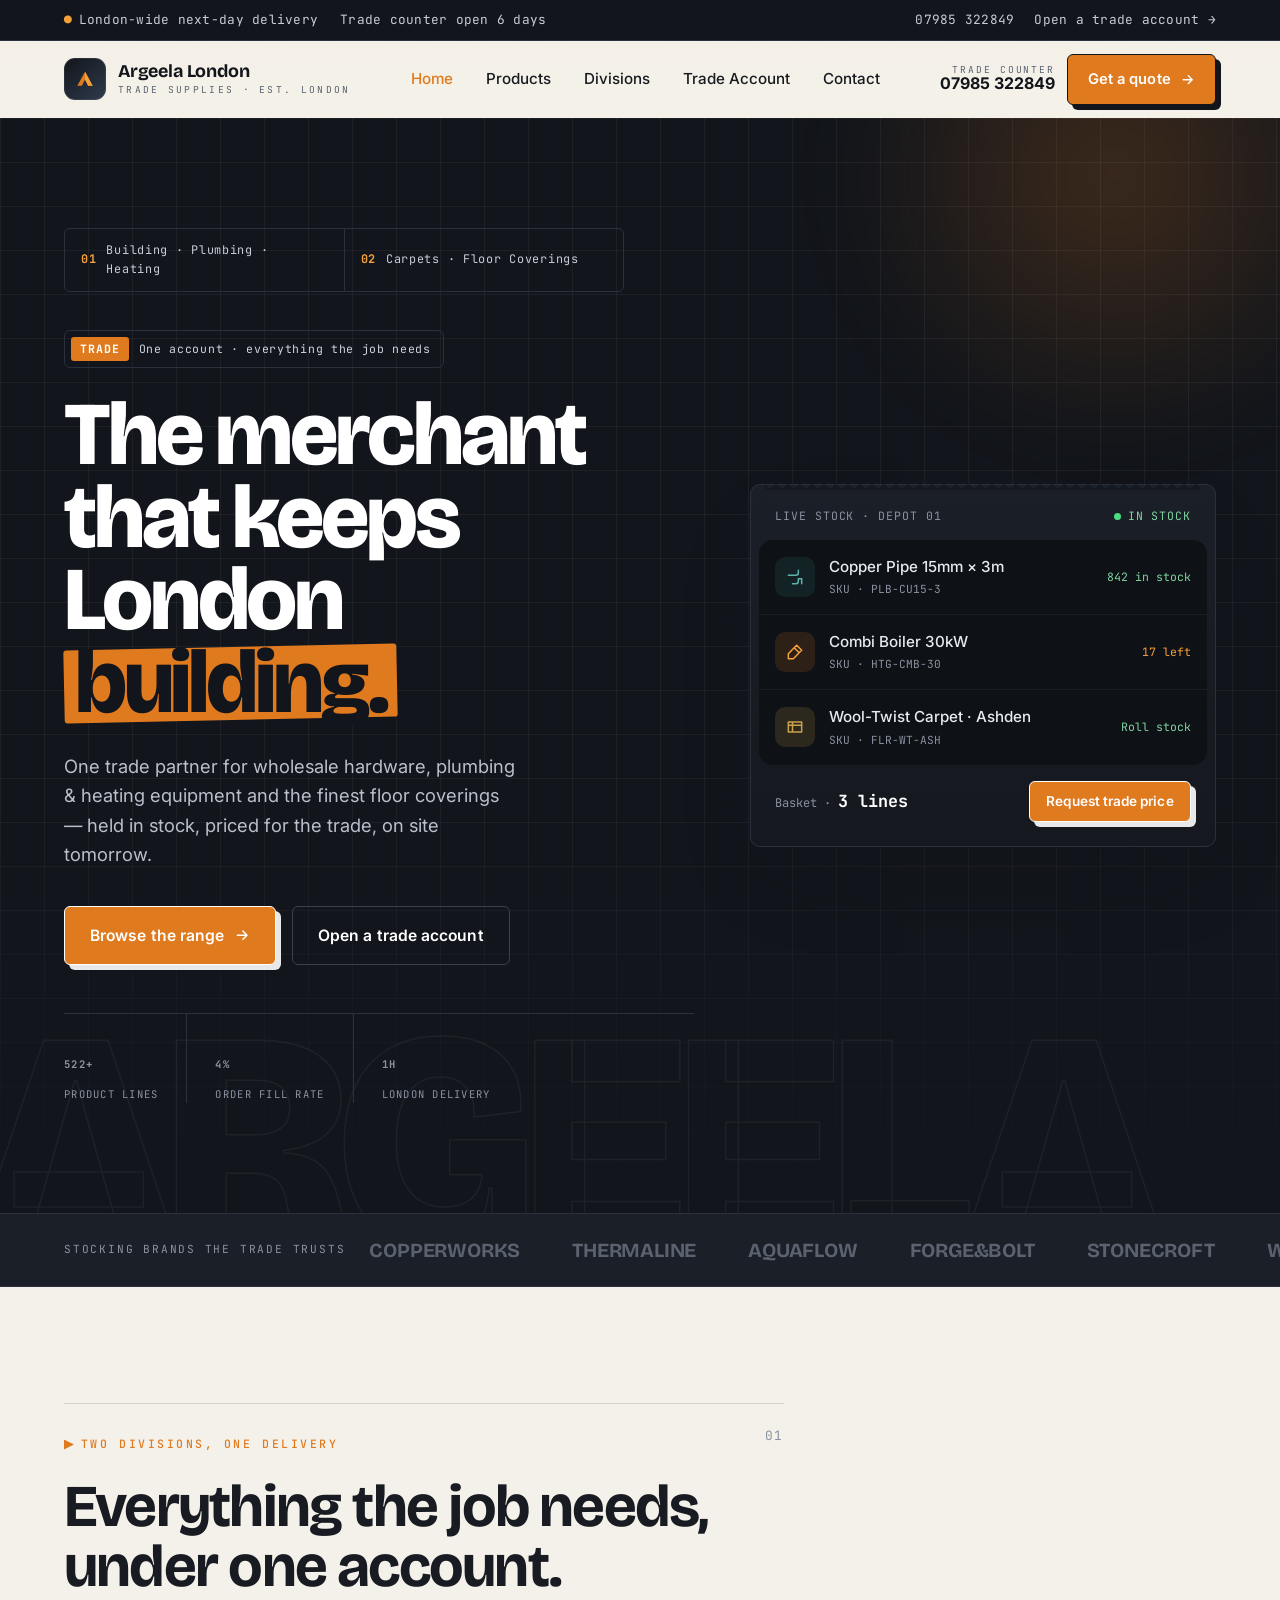
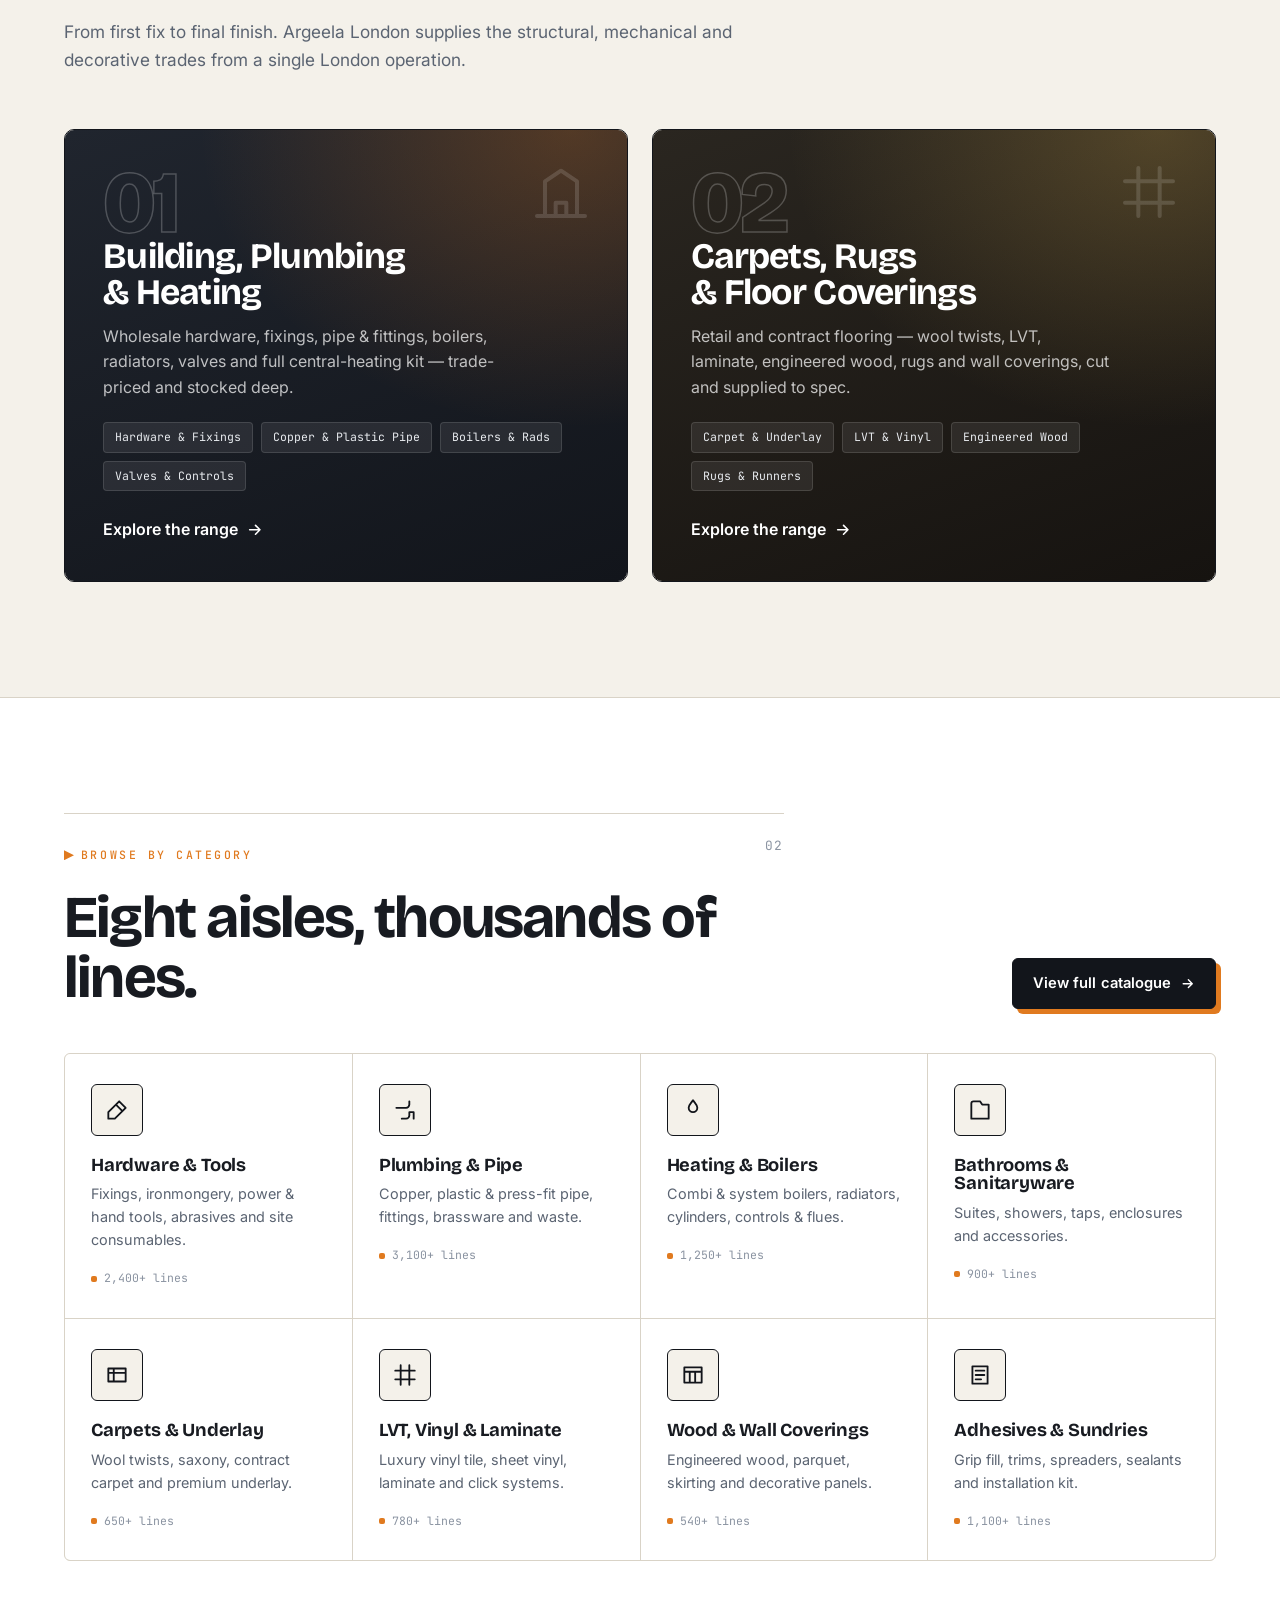
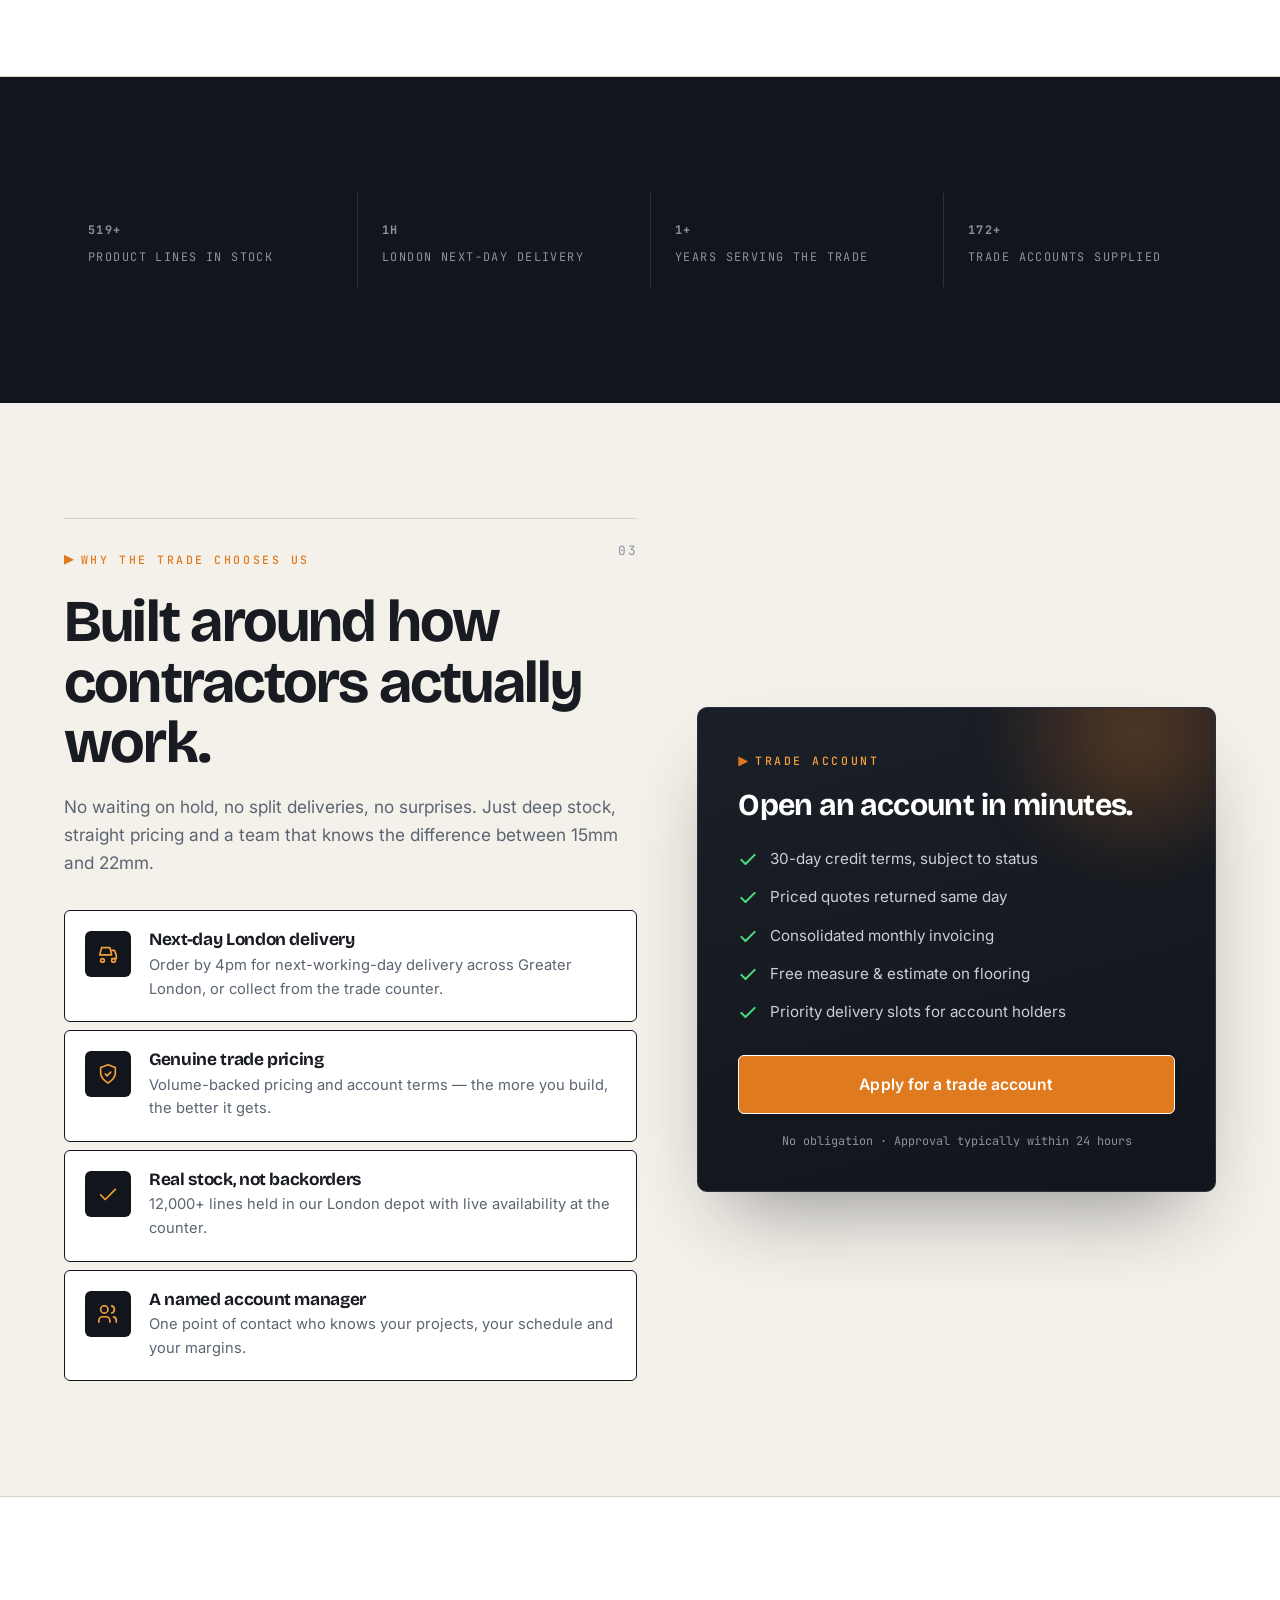
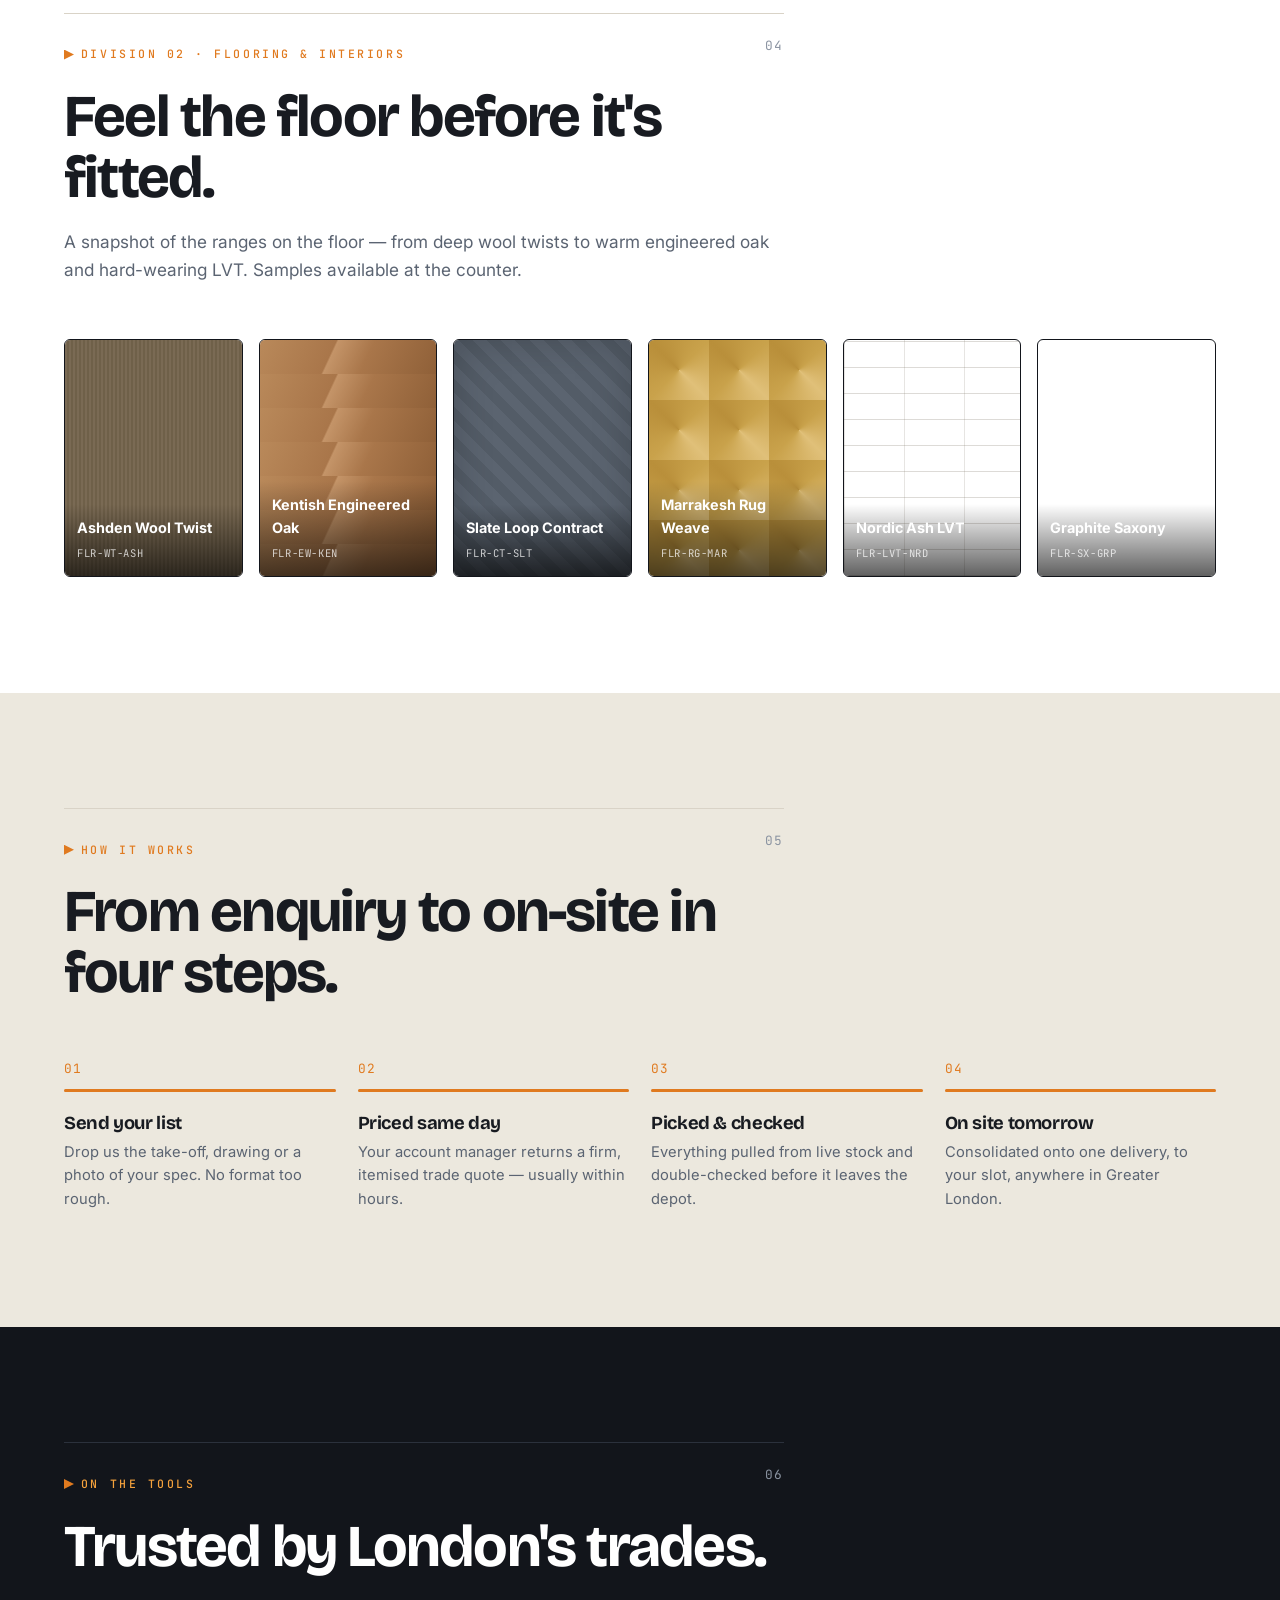
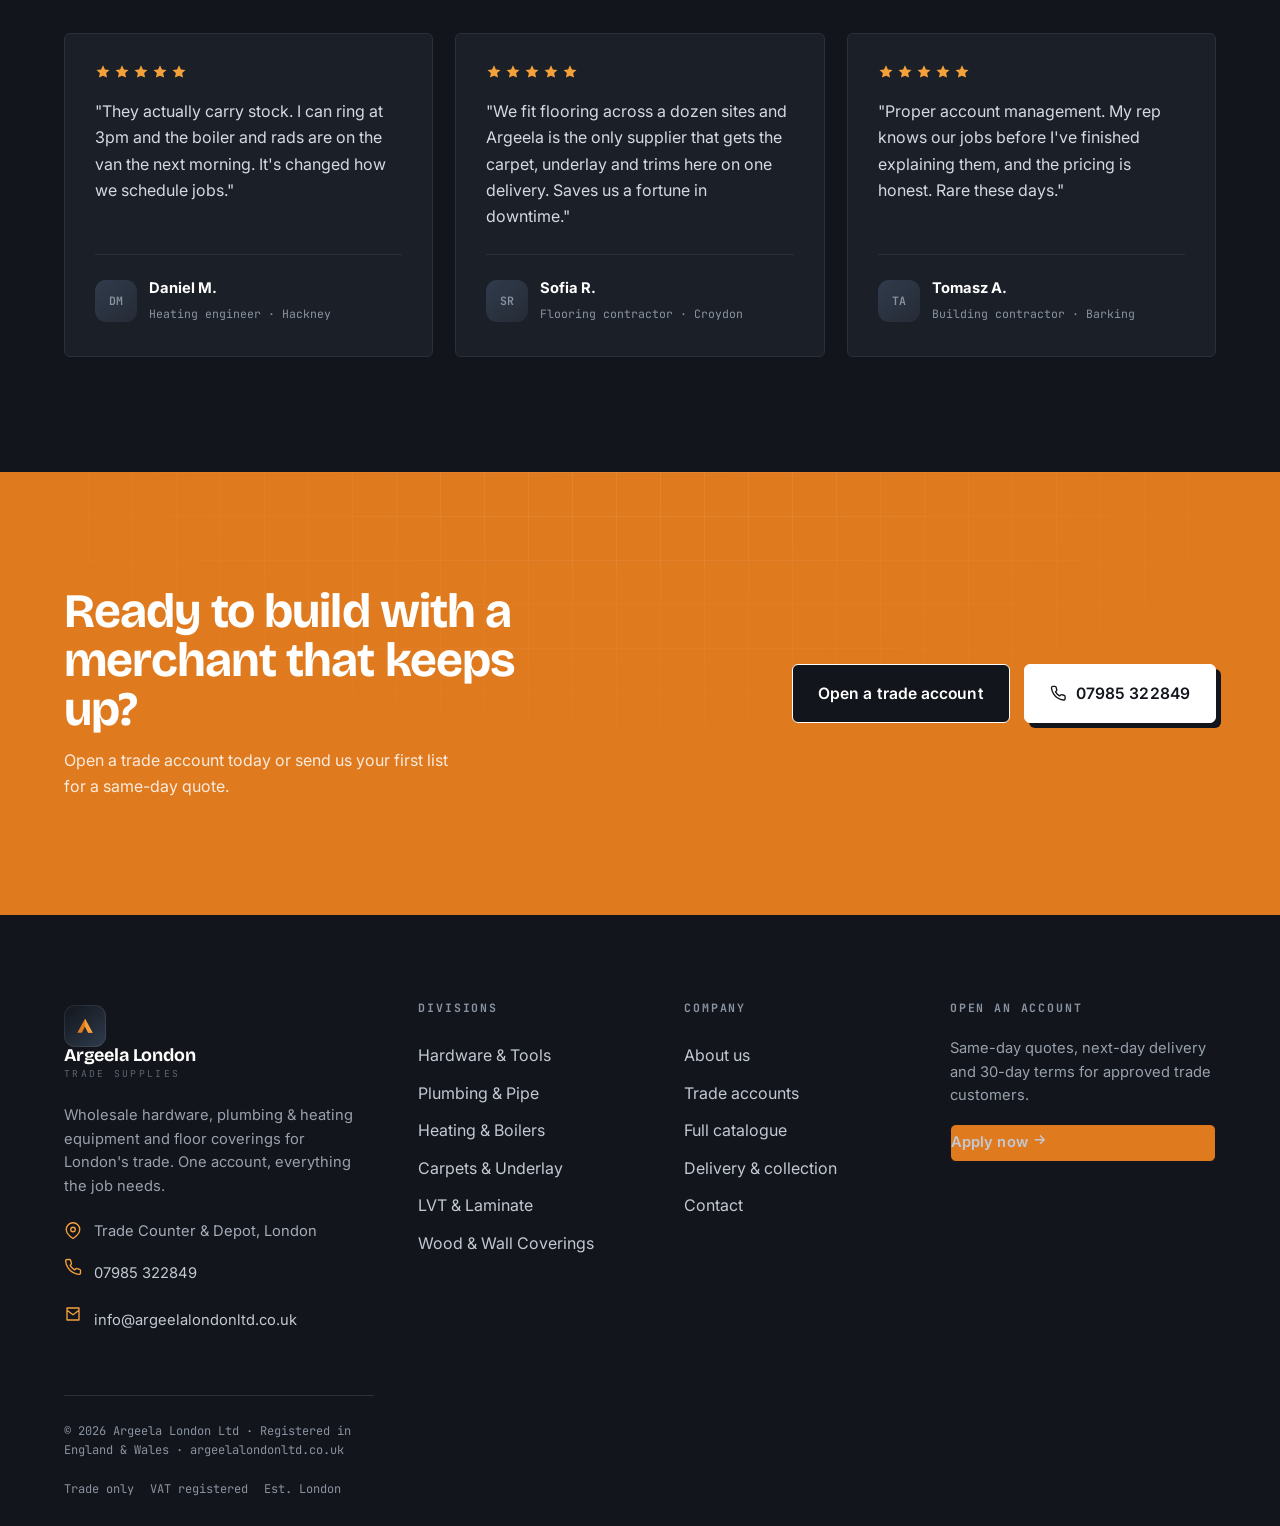
<file: index.html>
<!DOCTYPE html>
<html lang="en-GB">
<head>
<script>document.documentElement.classList.add("js");</script>
<meta charset="utf-8">
<meta name="viewport" content="width=device-width, initial-scale=1">
<title>Argeela London Ltd — Trade Building Supplies, Plumbing, Heating & Flooring</title>
<meta name="description" content="Argeela London Ltd — wholesale hardware, plumbing & heating equipment and flooring supplies for the London trade. Trade counter, next-day delivery and dedicated account management.">
<link rel="preconnect" href="https://fonts.googleapis.com">
<link rel="preconnect" href="https://fonts.gstatic.com" crossorigin>
<link href="https://fonts.googleapis.com/css2?family=Bricolage+Grotesque:opsz,wght@12..96,500;12..96,600;12..96,700;12..96,800&family=Inter:wght@400;500;600&family=JetBrains+Mono:wght@400;500&display=swap" rel="stylesheet">
<link rel="stylesheet" href="assets/styles.css?v=6">
<link rel="icon" href="data:image/svg+xml,<svg xmlns='http://www.w3.org/2000/svg' viewBox='0 0 100 100'><rect width='100' height='100' rx='22' fill='%2312151b'/><path d='M50 22 78 74 62 74 50 50 38 74 22 74Z' fill='%23e07a1f'/></svg>">
</head>
<body>

<!-- ============ TOP BAR ============ -->
<div class="topbar">
  <div class="wrap">
    <div class="tb-left">
      <span><span class="dot">●</span> London-wide next-day delivery</span>
      <span>Trade counter open 6 days</span>
    </div>
    <div class="tb-right">
      <a href="tel:+447985322849">07985 322849</a>
      <a href="contact.html">Open a trade account →</a>
    </div>
  </div>
</div>

<!-- ============ HEADER ============ -->
<header class="site-header">
  <div class="wrap nav">
    <a class="logo" href="index.html" aria-label="Argeela London Ltd home">
      <span class="logo-mark">
        <svg viewBox="0 0 100 100" fill="none"><path d="M50 20 82 78 63 78 50 52 37 78 18 78Z" fill="#e07a1f"/><path d="M50 20 82 78 63 78 50 52Z" fill="#f4a13c"/></svg>
      </span>
      <span class="logo-text"><b>Argeela London</b><span>Trade Supplies · Est. London</span></span>
    </a>
    <nav class="nav-links" aria-label="Primary">
      <a href="index.html" class="active">Home</a>
      <a href="products.html">Products</a>
      <a href="index.html#divisions">Divisions</a>
      <a href="index.html#trade">Trade Account</a>
      <a href="contact.html">Contact</a>
    </nav>
    <div class="nav-cta">
      <div class="nav-tel"><span>Trade counter</span><b>07985 322849</b></div>
      <a href="contact.html" class="btn btn-primary">Get a quote
        <svg viewBox="0 0 24 24" fill="none" stroke="currentColor" stroke-width="2.2"><path d="M5 12h14M13 6l6 6-6 6" stroke-linecap="round" stroke-linejoin="round"/></svg>
      </a>
      <button class="menu-toggle" aria-label="Open menu">
        <svg viewBox="0 0 24 24" fill="none" stroke="currentColor" stroke-width="2"><path d="M4 7h16M4 12h16M4 17h16" stroke-linecap="round"/></svg>
      </button>
    </div>
  </div>
</header>

<!-- ============ MOBILE NAV ============ -->
<div class="mobile-nav">
  <div class="mn-top">
    <span class="logo-text"><b>Argeela London</b></span>
    <button class="mn-close" aria-label="Close menu"><svg viewBox="0 0 24 24" fill="none" stroke="currentColor" stroke-width="2"><path d="M6 6l12 12M18 6L6 18" stroke-linecap="round"/></svg></button>
  </div>
  <a href="index.html">Home</a>
  <a href="products.html">Products</a>
  <a href="index.html#divisions">Divisions</a>
  <a href="index.html#trade">Trade Account</a>
  <a href="contact.html">Contact</a>
  <div class="mn-foot">07985 322849 · info@argeelalondonltd.co.uk</div>
</div>

<!-- ============ HERO ============ -->
<section class="hero">
  <div class="hero-grid-bg"></div>
  <div class="hero-glow"></div>
  <div class="hero-glow two"></div>
  <div class="wrap">
    <div class="hero-inner">
      <div class="hero-copy">
        <div class="hero-index" data-reveal>
          <a href="products.html#building"><b>01</b> Building · Plumbing · Heating</a>
          <a href="products.html#flooring"><b>02</b> Carpets · Floor Coverings</a>
        </div>
        <span class="hero-badge" data-reveal><span class="pill">TRADE</span> One account · everything the job needs</span>
        <h1 data-reveal data-reveal-delay="1">
          The merchant<br>that keeps London<br><span class="mark">building.</span>
        </h1>
        <p class="hero-lead" data-reveal data-reveal-delay="2">
          One trade partner for wholesale hardware, plumbing &amp; heating equipment and the finest floor coverings — held in stock, priced for the trade, on site tomorrow.
        </p>
        <div class="hero-actions" data-reveal data-reveal-delay="3">
          <a href="products.html" class="btn btn-primary btn-lg">Browse the range
            <svg viewBox="0 0 24 24" fill="none" stroke="currentColor" stroke-width="2.2"><path d="M5 12h14M13 6l6 6-6 6" stroke-linecap="round" stroke-linejoin="round"/></svg>
          </a>
          <a href="index.html#trade" class="btn btn-ghost btn-lg" style="color:#fff;border-color:#39414d">Open a trade account</a>
        </div>
        <div class="hero-trust" data-reveal data-reveal-delay="4">
          <div class="ht"><b><span data-count="12000" data-suffix="+">0</span></b><span>Product lines</span></div>
          <div class="ht"><b><span data-count="98" data-suffix="%">0</span></b><span>Order fill rate</span></div>
          <div class="ht"><b><span data-count="24" data-suffix="h">0</span></b><span>London delivery</span></div>
        </div>
      </div>

      <!-- Trade counter ticket -->
      <div class="hero-card" data-reveal data-reveal-delay="2">
        <div class="hc-head">
          <span>Live stock · Depot 01</span>
          <span class="live"><i></i> In stock</span>
        </div>
        <div class="hc-rows">
          <div class="hc-row">
            <span class="hc-ico b"><svg viewBox="0 0 24 24" fill="none" stroke="currentColor" stroke-width="1.8"><path d="M4 10h9a3 3 0 0 0 3-3V4M16 14h4M20 14v6M9 20h4a3 3 0 0 0 3-3v-3" stroke-linecap="round" stroke-linejoin="round"/></svg></span>
            <div><div class="hc-name">Copper Pipe 15mm × 3m</div><div class="hc-sku">SKU · PLB-CU15-3</div></div>
            <div class="hc-stock">842 in stock</div>
          </div>
          <div class="hc-row">
            <span class="hc-ico a"><svg viewBox="0 0 24 24" fill="none" stroke="currentColor" stroke-width="1.8"><path d="M14 4l6 6-3 3-6-6zM11 7 4 14v6h6l7-7" stroke-linecap="round" stroke-linejoin="round"/></svg></span>
            <div><div class="hc-name">Combi Boiler 30kW</div><div class="hc-sku">SKU · HTG-CMB-30</div></div>
            <div class="hc-stock low">17 left</div>
          </div>
          <div class="hc-row">
            <span class="hc-ico c"><svg viewBox="0 0 24 24" fill="none" stroke="currentColor" stroke-width="1.8"><path d="M4 6h16v12H4zM4 10h16M9 6v12" stroke-linecap="round" stroke-linejoin="round"/></svg></span>
            <div><div class="hc-name">Wool-Twist Carpet · Ashden</div><div class="hc-sku">SKU · FLR-WT-ASH</div></div>
            <div class="hc-stock">Roll stock</div>
          </div>
        </div>
        <div class="hc-foot">
          <span class="hc-total">Basket · <b>3 lines</b></span>
          <a href="contact.html" class="btn btn-primary" style="padding:.65em 1.2em;font-size:.85rem">Request trade price</a>
        </div>
      </div>
    </div>
  </div>
</section>

<!-- ============ BRAND MARQUEE ============ -->
<div class="marquee" aria-hidden="true">
  <div class="wrap">
    <span class="m-label">Stocking brands the trade trusts</span>
    <div class="marquee-track">
      <span>COPPERWORKS</span><span>THERMALINE</span><span>AQUAFLOW</span><span>FORGE&amp;BOLT</span><span>STONECROFT</span><span>WEAVEDEN</span><span>PRIMEHEAT</span><span>IRONGATE</span>
      <span>COPPERWORKS</span><span>THERMALINE</span><span>AQUAFLOW</span><span>FORGE&amp;BOLT</span><span>STONECROFT</span><span>WEAVEDEN</span><span>PRIMEHEAT</span><span>IRONGATE</span>
    </div>
  </div>
</div>

<!-- ============ DIVISIONS ============ -->
<section class="section divisions" id="divisions">
  <div class="wrap">
    <div class="section-head" data-no="01" data-reveal>
      <span class="eyebrow">Two divisions, one delivery</span>
      <h2>Everything the job needs, under one account.</h2>
      <p>From first fix to final finish. Argeela London supplies the structural, mechanical and decorative trades from a single London operation.</p>
    </div>
    <div class="div-grid">
      <a class="division build" href="products.html#building" data-reveal>
        <span class="d-watermark"><svg viewBox="0 0 24 24" fill="none" stroke="currentColor" stroke-width="1.5"><path d="M3 21h18M6 21V8l6-4 6 4v13M10 21v-5h4v5" stroke-linecap="round" stroke-linejoin="round"/></svg></span>
        <span class="d-num">01</span>
        <h3>Building, Plumbing<br>&amp; Heating</h3>
        <p>Wholesale hardware, fixings, pipe &amp; fittings, boilers, radiators, valves and full central-heating kit — trade-priced and stocked deep.</p>
        <div class="d-tags"><span>Hardware &amp; Fixings</span><span>Copper &amp; Plastic Pipe</span><span>Boilers &amp; Rads</span><span>Valves &amp; Controls</span></div>
        <span class="d-link">Explore the range
          <svg viewBox="0 0 24 24" fill="none" stroke="currentColor" stroke-width="2.2"><path d="M5 12h14M13 6l6 6-6 6" stroke-linecap="round" stroke-linejoin="round"/></svg></span>
      </a>
      <a class="division floor" href="products.html#flooring" data-reveal data-reveal-delay="1">
        <span class="d-watermark"><svg viewBox="0 0 24 24" fill="none" stroke="currentColor" stroke-width="1.5"><path d="M3 8h18M3 16h18M8 3v18M16 3v18" stroke-linecap="round" stroke-linejoin="round"/></svg></span>
        <span class="d-num">02</span>
        <h3>Carpets, Rugs<br>&amp; Floor Coverings</h3>
        <p>Retail and contract flooring — wool twists, LVT, laminate, engineered wood, rugs and wall coverings, cut and supplied to spec.</p>
        <div class="d-tags"><span>Carpet &amp; Underlay</span><span>LVT &amp; Vinyl</span><span>Engineered Wood</span><span>Rugs &amp; Runners</span></div>
        <span class="d-link">Explore the range
          <svg viewBox="0 0 24 24" fill="none" stroke="currentColor" stroke-width="2.2"><path d="M5 12h14M13 6l6 6-6 6" stroke-linecap="round" stroke-linejoin="round"/></svg></span>
      </a>
    </div>
  </div>
</section>

<!-- ============ CATEGORIES ============ -->
<section class="section cats">
  <div class="wrap">
    <div class="cat-top">
      <div class="section-head" data-no="02" style="margin-bottom:0" data-reveal>
        <span class="eyebrow">Browse by category</span>
        <h2>Eight aisles, thousands of lines.</h2>
      </div>
      <a href="products.html" class="btn btn-dark" data-reveal>View full catalogue
        <svg viewBox="0 0 24 24" fill="none" stroke="currentColor" stroke-width="2.2"><path d="M5 12h14M13 6l6 6-6 6" stroke-linecap="round" stroke-linejoin="round"/></svg></a>
    </div>
    <div class="cat-grid">
      <div class="cat" data-reveal>
        <span class="cat-ico"><svg viewBox="0 0 24 24" fill="none" stroke="currentColor" stroke-width="1.7"><path d="M14 4l6 6-3 3-6-6zM11 7 4 14v6h6l7-7" stroke-linecap="round" stroke-linejoin="round"/></svg></span>
        <h3>Hardware &amp; Tools</h3><p>Fixings, ironmongery, power &amp; hand tools, abrasives and site consumables.</p>
        <span class="cat-count">2,400+ lines</span>
      </div>
      <div class="cat" data-reveal data-reveal-delay="1">
        <span class="cat-ico"><svg viewBox="0 0 24 24" fill="none" stroke="currentColor" stroke-width="1.7"><path d="M4 10h9a3 3 0 0 0 3-3V4M16 14h4M20 14v6M9 20h4a3 3 0 0 0 3-3v-3" stroke-linecap="round" stroke-linejoin="round"/></svg></span>
        <h3>Plumbing &amp; Pipe</h3><p>Copper, plastic &amp; press-fit pipe, fittings, brassware and waste.</p>
        <span class="cat-count">3,100+ lines</span>
      </div>
      <div class="cat" data-reveal data-reveal-delay="2">
        <span class="cat-ico"><svg viewBox="0 0 24 24" fill="none" stroke="currentColor" stroke-width="1.7"><path d="M12 3c2 3 4 4 4 7a4 4 0 0 1-8 0c0-3 2-4 4-7Z" stroke-linecap="round" stroke-linejoin="round"/></svg></span>
        <h3>Heating &amp; Boilers</h3><p>Combi &amp; system boilers, radiators, cylinders, controls &amp; flues.</p>
        <span class="cat-count">1,250+ lines</span>
      </div>
      <div class="cat" data-reveal data-reveal-delay="3">
        <span class="cat-ico"><svg viewBox="0 0 24 24" fill="none" stroke="currentColor" stroke-width="1.7"><path d="M4 20V6a2 2 0 0 1 2-2h6l2 3h6v13z" stroke-linecap="round" stroke-linejoin="round"/></svg></span>
        <h3>Bathrooms &amp; Sanitaryware</h3><p>Suites, showers, taps, enclosures and accessories.</p>
        <span class="cat-count">900+ lines</span>
      </div>
      <div class="cat" data-reveal>
        <span class="cat-ico"><svg viewBox="0 0 24 24" fill="none" stroke="currentColor" stroke-width="1.7"><path d="M4 6h16v12H4zM4 10h16M9 6v12" stroke-linecap="round" stroke-linejoin="round"/></svg></span>
        <h3>Carpets &amp; Underlay</h3><p>Wool twists, saxony, contract carpet and premium underlay.</p>
        <span class="cat-count">650+ lines</span>
      </div>
      <div class="cat" data-reveal data-reveal-delay="1">
        <span class="cat-ico"><svg viewBox="0 0 24 24" fill="none" stroke="currentColor" stroke-width="1.7"><path d="M3 8h18M3 16h18M8 3v18M16 3v18" stroke-linecap="round" stroke-linejoin="round"/></svg></span>
        <h3>LVT, Vinyl &amp; Laminate</h3><p>Luxury vinyl tile, sheet vinyl, laminate and click systems.</p>
        <span class="cat-count">780+ lines</span>
      </div>
      <div class="cat" data-reveal data-reveal-delay="2">
        <span class="cat-ico"><svg viewBox="0 0 24 24" fill="none" stroke="currentColor" stroke-width="1.7"><path d="M4 5h16v14H4zM4 9h16M9 9v10M14 9v10" stroke-linecap="round" stroke-linejoin="round"/></svg></span>
        <h3>Wood &amp; Wall Coverings</h3><p>Engineered wood, parquet, skirting and decorative panels.</p>
        <span class="cat-count">540+ lines</span>
      </div>
      <div class="cat" data-reveal data-reveal-delay="3">
        <span class="cat-ico"><svg viewBox="0 0 24 24" fill="none" stroke="currentColor" stroke-width="1.7"><path d="M5 4h14v16H5zM8 8h8M8 12h8M8 16h5" stroke-linecap="round" stroke-linejoin="round"/></svg></span>
        <h3>Adhesives &amp; Sundries</h3><p>Grip fill, trims, spreaders, sealants and installation kit.</p>
        <span class="cat-count">1,100+ lines</span>
      </div>
    </div>
  </div>
</section>

<!-- ============ STATS ============ -->
<section class="section stats">
  <div class="hero-grid-bg"></div>
  <div class="wrap">
    <div class="stats-grid">
      <div class="stat" data-reveal><b><span data-count="12000" data-suffix="+">0</span></b><span>Product lines in stock</span></div>
      <div class="stat" data-reveal data-reveal-delay="1"><b><em><span data-count="24" data-suffix="h">0</span></em></b><span>London next-day delivery</span></div>
      <div class="stat" data-reveal data-reveal-delay="2"><b><span data-count="15" data-suffix="+">0</span></b><span>Years serving the trade</span></div>
      <div class="stat" data-reveal data-reveal-delay="3"><b><span data-count="4000" data-suffix="+">0</span></b><span>Trade accounts supplied</span></div>
    </div>
  </div>
</section>

<!-- ============ VALUE / TRADE ACCOUNT ============ -->
<section class="section value" id="trade">
  <div class="wrap">
    <div class="value-grid">
      <div>
        <div class="section-head" data-no="03" style="margin-bottom:0" data-reveal>
          <span class="eyebrow">Why the trade chooses us</span>
          <h2>Built around how contractors actually work.</h2>
          <p>No waiting on hold, no split deliveries, no surprises. Just deep stock, straight pricing and a team that knows the difference between 15mm and 22mm.</p>
        </div>
        <div class="value-list">
          <div class="vitem" data-reveal>
            <span class="v-ico"><svg viewBox="0 0 24 24" fill="none" stroke="currentColor" stroke-width="1.8"><path d="M3 13h13l-2-8H5zM16 8h3l2 5v4h-5M6 21a2 2 0 1 0 0-4 2 2 0 0 0 0 4ZM18 21a2 2 0 1 0 0-4 2 2 0 0 0 0 4Z" stroke-linecap="round" stroke-linejoin="round"/></svg></span>
            <div><h4>Next-day London delivery</h4><p>Order by 4pm for next-working-day delivery across Greater London, or collect from the trade counter.</p></div>
          </div>
          <div class="vitem" data-reveal data-reveal-delay="1">
            <span class="v-ico"><svg viewBox="0 0 24 24" fill="none" stroke="currentColor" stroke-width="1.8"><path d="M12 2 4 5v6c0 5 3.5 8 8 11 4.5-3 8-6 8-11V5z" stroke-linecap="round" stroke-linejoin="round"/><path d="M9 12l2 2 4-4" stroke-linecap="round" stroke-linejoin="round"/></svg></span>
            <div><h4>Genuine trade pricing</h4><p>Volume-backed pricing and account terms — the more you build, the better it gets.</p></div>
          </div>
          <div class="vitem" data-reveal data-reveal-delay="2">
            <span class="v-ico"><svg viewBox="0 0 24 24" fill="none" stroke="currentColor" stroke-width="1.8"><path d="M20 7 9 18l-5-5" stroke-linecap="round" stroke-linejoin="round"/></svg></span>
            <div><h4>Real stock, not backorders</h4><p>12,000+ lines held in our London depot with live availability at the counter.</p></div>
          </div>
          <div class="vitem" data-reveal data-reveal-delay="3">
            <span class="v-ico"><svg viewBox="0 0 24 24" fill="none" stroke="currentColor" stroke-width="1.8"><path d="M16 3.13a4 4 0 0 1 0 7.75M21 21v-2a4 4 0 0 0-3-3.87M8 11a4 4 0 1 0 0-8 4 4 0 0 0 0 8ZM2 21v-2a4 4 0 0 1 4-4h4a4 4 0 0 1 4 4v2" stroke-linecap="round" stroke-linejoin="round"/></svg></span>
            <div><h4>A named account manager</h4><p>One point of contact who knows your projects, your schedule and your margins.</p></div>
          </div>
        </div>
      </div>

      <div class="trade-panel" data-reveal data-reveal-delay="1">
        <div class="tp-glow"></div>
        <span class="eyebrow">Trade account</span>
        <h3>Open an account in minutes.</h3>
        <ul class="tp-perks">
          <li><svg viewBox="0 0 24 24" fill="none" stroke="currentColor" stroke-width="2.4"><path d="M20 7 9 18l-5-5" stroke-linecap="round" stroke-linejoin="round"/></svg> 30-day credit terms, subject to status</li>
          <li><svg viewBox="0 0 24 24" fill="none" stroke="currentColor" stroke-width="2.4"><path d="M20 7 9 18l-5-5" stroke-linecap="round" stroke-linejoin="round"/></svg> Priced quotes returned same day</li>
          <li><svg viewBox="0 0 24 24" fill="none" stroke="currentColor" stroke-width="2.4"><path d="M20 7 9 18l-5-5" stroke-linecap="round" stroke-linejoin="round"/></svg> Consolidated monthly invoicing</li>
          <li><svg viewBox="0 0 24 24" fill="none" stroke="currentColor" stroke-width="2.4"><path d="M20 7 9 18l-5-5" stroke-linecap="round" stroke-linejoin="round"/></svg> Free measure &amp; estimate on flooring</li>
          <li><svg viewBox="0 0 24 24" fill="none" stroke="currentColor" stroke-width="2.4"><path d="M20 7 9 18l-5-5" stroke-linecap="round" stroke-linejoin="round"/></svg> Priority delivery slots for account holders</li>
        </ul>
        <a href="contact.html" class="btn btn-primary btn-lg" style="width:100%;justify-content:center">Apply for a trade account</a>
        <p class="tp-note">No obligation · Approval typically within 24 hours</p>
      </div>
    </div>
  </div>
</section>

<!-- ============ MATERIAL SWATCHES ============ -->
<section class="section swatches">
  <div class="wrap">
    <div class="section-head" data-no="04" data-reveal>
      <span class="eyebrow">Division 02 · Flooring &amp; interiors</span>
      <h2>Feel the floor before it's fitted.</h2>
      <p>A snapshot of the ranges on the floor — from deep wool twists to warm engineered oak and hard-wearing LVT. Samples available at the counter.</p>
    </div>
    <div class="swatch-grid">
      <div class="swatch" data-reveal>
        <div class="sw-tex" style="background:
          repeating-linear-gradient(90deg,#7a6a54 0 2px,#6f6049 2px 4px),
          repeating-linear-gradient(0deg,rgba(0,0,0,.06) 0 3px,transparent 3px 6px);"></div>
        <div class="sw-label"><b>Ashden Wool Twist</b><span>FLR-WT-ASH</span></div>
      </div>
      <div class="swatch" data-reveal data-reveal-delay="1">
        <div class="sw-tex" style="background:
          linear-gradient(115deg,#b9895a,#a9764a 40%,#c49468 41%,#a9764a 60%,#8f6038);
          background-size:100% 34px;background-repeat:repeat-y;"></div>
        <div class="sw-label"><b>Kentish Engineered Oak</b><span>FLR-EW-KEN</span></div>
      </div>
      <div class="swatch" data-reveal data-reveal-delay="2">
        <div class="sw-tex" style="background:
          repeating-linear-gradient(45deg,#5b6470 0 10px,#535c67 10px 20px);
          box-shadow:inset 0 0 40px rgba(0,0,0,.2);"></div>
        <div class="sw-label"><b>Slate Loop Contract</b><span>FLR-CT-SLT</span></div>
      </div>
      <div class="swatch" data-reveal data-reveal-delay="3">
        <div class="sw-tex" style="background:
          conic-gradient(from 45deg at 50% 50%,#c9a24b,#e0c079,#c9a24b,#b98f3a,#c9a24b);
          background-size:60px 60px;"></div>
        <div class="sw-label"><b>Marrakesh Rug Weave</b><span>FLR-RG-MAR</span></div>
      </div>
      <div class="swatch" data-reveal>
        <div class="sw-tex" style="background:
          linear-gradient(#efe9df,#e6dfd2);
          background-image:repeating-linear-gradient(0deg,rgba(120,110,95,.25) 0 1px,transparent 1px 26px),repeating-linear-gradient(90deg,rgba(120,110,95,.18) 0 1px,transparent 1px 60px);"></div>
        <div class="sw-label"><b>Nordic Ash LVT</b><span>FLR-LVT-NRD</span></div>
      </div>
      <div class="swatch" data-reveal data-reveal-delay="1">
        <div class="sw-tex" style="background:
          radial-gradient(circle at 30% 30%,#3a4048,#22262c);
          background-image:repeating-radial-gradient(circle at 30% 30%,rgba(255,255,255,.04) 0 4px,transparent 4px 9px);"></div>
        <div class="sw-label"><b>Graphite Saxony</b><span>FLR-SX-GRP</span></div>
      </div>
    </div>
  </div>
</section>

<!-- ============ PROCESS ============ -->
<section class="section process">
  <div class="wrap">
    <div class="section-head" data-no="05" data-reveal>
      <span class="eyebrow">How it works</span>
      <h2>From enquiry to on-site in four steps.</h2>
    </div>
    <div class="steps">
      <div class="step" data-reveal>
        <div class="step-bar"></div>
        <h4>Send your list</h4>
        <p>Drop us the take-off, drawing or a photo of your spec. No format too rough.</p>
      </div>
      <div class="step" data-reveal data-reveal-delay="1">
        <div class="step-bar"></div>
        <h4>Priced same day</h4>
        <p>Your account manager returns a firm, itemised trade quote — usually within hours.</p>
      </div>
      <div class="step" data-reveal data-reveal-delay="2">
        <div class="step-bar"></div>
        <h4>Picked &amp; checked</h4>
        <p>Everything pulled from live stock and double-checked before it leaves the depot.</p>
      </div>
      <div class="step" data-reveal data-reveal-delay="3">
        <div class="step-bar"></div>
        <h4>On site tomorrow</h4>
        <p>Consolidated onto one delivery, to your slot, anywhere in Greater London.</p>
      </div>
    </div>
  </div>
</section>

<!-- ============ TESTIMONIALS ============ -->
<section class="section testi">
  <div class="hero-glow" style="opacity:.5"></div>
  <div class="wrap">
    <div class="section-head dark-head" data-no="06" data-reveal>
      <span class="eyebrow" style="color:var(--amber-2)">On the tools</span>
      <h2 style="color:#fff">Trusted by London's trades.</h2>
    </div>
    <div class="testi-grid">
      <div class="quote" data-reveal>
        <div class="stars">
          <svg viewBox="0 0 24 24" fill="currentColor"><path d="M12 2l2.9 6.3 6.9.7-5.1 4.6 1.4 6.8L12 17.8 5.9 20.4l1.4-6.8L2.2 9l6.9-.7z"/></svg>
          <svg viewBox="0 0 24 24" fill="currentColor"><path d="M12 2l2.9 6.3 6.9.7-5.1 4.6 1.4 6.8L12 17.8 5.9 20.4l1.4-6.8L2.2 9l6.9-.7z"/></svg>
          <svg viewBox="0 0 24 24" fill="currentColor"><path d="M12 2l2.9 6.3 6.9.7-5.1 4.6 1.4 6.8L12 17.8 5.9 20.4l1.4-6.8L2.2 9l6.9-.7z"/></svg>
          <svg viewBox="0 0 24 24" fill="currentColor"><path d="M12 2l2.9 6.3 6.9.7-5.1 4.6 1.4 6.8L12 17.8 5.9 20.4l1.4-6.8L2.2 9l6.9-.7z"/></svg>
          <svg viewBox="0 0 24 24" fill="currentColor"><path d="M12 2l2.9 6.3 6.9.7-5.1 4.6 1.4 6.8L12 17.8 5.9 20.4l1.4-6.8L2.2 9l6.9-.7z"/></svg>
        </div>
        <p>"They actually carry stock. I can ring at 3pm and the boiler and rads are on the van the next morning. It's changed how we schedule jobs."</p>
        <div class="q-by"><span class="q-av">DM</span><div><b>Daniel M.</b><span>Heating engineer · Hackney</span></div></div>
      </div>
      <div class="quote" data-reveal data-reveal-delay="1">
        <div class="stars">
          <svg viewBox="0 0 24 24" fill="currentColor"><path d="M12 2l2.9 6.3 6.9.7-5.1 4.6 1.4 6.8L12 17.8 5.9 20.4l1.4-6.8L2.2 9l6.9-.7z"/></svg>
          <svg viewBox="0 0 24 24" fill="currentColor"><path d="M12 2l2.9 6.3 6.9.7-5.1 4.6 1.4 6.8L12 17.8 5.9 20.4l1.4-6.8L2.2 9l6.9-.7z"/></svg>
          <svg viewBox="0 0 24 24" fill="currentColor"><path d="M12 2l2.9 6.3 6.9.7-5.1 4.6 1.4 6.8L12 17.8 5.9 20.4l1.4-6.8L2.2 9l6.9-.7z"/></svg>
          <svg viewBox="0 0 24 24" fill="currentColor"><path d="M12 2l2.9 6.3 6.9.7-5.1 4.6 1.4 6.8L12 17.8 5.9 20.4l1.4-6.8L2.2 9l6.9-.7z"/></svg>
          <svg viewBox="0 0 24 24" fill="currentColor"><path d="M12 2l2.9 6.3 6.9.7-5.1 4.6 1.4 6.8L12 17.8 5.9 20.4l1.4-6.8L2.2 9l6.9-.7z"/></svg>
        </div>
        <p>"We fit flooring across a dozen sites and Argeela is the only supplier that gets the carpet, underlay and trims here on one delivery. Saves us a fortune in downtime."</p>
        <div class="q-by"><span class="q-av">SR</span><div><b>Sofia R.</b><span>Flooring contractor · Croydon</span></div></div>
      </div>
      <div class="quote" data-reveal data-reveal-delay="2">
        <div class="stars">
          <svg viewBox="0 0 24 24" fill="currentColor"><path d="M12 2l2.9 6.3 6.9.7-5.1 4.6 1.4 6.8L12 17.8 5.9 20.4l1.4-6.8L2.2 9l6.9-.7z"/></svg>
          <svg viewBox="0 0 24 24" fill="currentColor"><path d="M12 2l2.9 6.3 6.9.7-5.1 4.6 1.4 6.8L12 17.8 5.9 20.4l1.4-6.8L2.2 9l6.9-.7z"/></svg>
          <svg viewBox="0 0 24 24" fill="currentColor"><path d="M12 2l2.9 6.3 6.9.7-5.1 4.6 1.4 6.8L12 17.8 5.9 20.4l1.4-6.8L2.2 9l6.9-.7z"/></svg>
          <svg viewBox="0 0 24 24" fill="currentColor"><path d="M12 2l2.9 6.3 6.9.7-5.1 4.6 1.4 6.8L12 17.8 5.9 20.4l1.4-6.8L2.2 9l6.9-.7z"/></svg>
          <svg viewBox="0 0 24 24" fill="currentColor"><path d="M12 2l2.9 6.3 6.9.7-5.1 4.6 1.4 6.8L12 17.8 5.9 20.4l1.4-6.8L2.2 9l6.9-.7z"/></svg>
        </div>
        <p>"Proper account management. My rep knows our jobs before I've finished explaining them, and the pricing is honest. Rare these days."</p>
        <div class="q-by"><span class="q-av">TA</span><div><b>Tomasz A.</b><span>Building contractor · Barking</span></div></div>
      </div>
    </div>
  </div>
</section>

<!-- ============ CTA ============ -->
<section class="section cta">
  <div class="wrap">
    <div>
      <h2 data-reveal>Ready to build with a merchant that keeps up?</h2>
      <p data-reveal data-reveal-delay="1">Open a trade account today or send us your first list for a same-day quote.</p>
    </div>
    <div class="cta-actions" data-reveal data-reveal-delay="2">
      <a href="contact.html" class="btn btn-dark btn-lg">Open a trade account</a>
      <a href="tel:+447985322849" class="btn btn-light btn-lg">
        <svg viewBox="0 0 24 24" fill="none" stroke="currentColor" stroke-width="2"><path d="M22 16.9v3a2 2 0 0 1-2.2 2 19.8 19.8 0 0 1-8.6-3 19.5 19.5 0 0 1-6-6 19.8 19.8 0 0 1-3-8.6A2 2 0 0 1 4.1 2h3a2 2 0 0 1 2 1.7c.1 1 .4 1.9.7 2.8a2 2 0 0 1-.5 2.1L8.1 9.9a16 16 0 0 0 6 6l1.3-1.3a2 2 0 0 1 2.1-.4c.9.3 1.8.6 2.8.7a2 2 0 0 1 1.7 2z" stroke-linecap="round" stroke-linejoin="round"/></svg>
        07985 322849</a>
    </div>
  </div>
</section>

<!-- ============ FOOTER ============ -->
<footer class="footer">
  <div class="wrap">
    <div class="f-brand">
      <a class="logo" href="index.html">
        <span class="logo-mark"><svg viewBox="0 0 100 100" fill="none"><path d="M50 20 82 78 63 78 50 52 37 78 18 78Z" fill="#e07a1f"/><path d="M50 20 82 78 63 78 50 52Z" fill="#f4a13c"/></svg></span>
        <span class="logo-text"><b>Argeela London</b><span>Trade Supplies</span></span>
      </a>
      <p class="f-about">Wholesale hardware, plumbing &amp; heating equipment and floor coverings for London's trade. One account, everything the job needs.</p>
      <div class="f-contact">
        <div><svg viewBox="0 0 24 24" fill="none" stroke="currentColor" stroke-width="1.8"><path d="M21 10c0 6-9 12-9 12s-9-6-9-12a9 9 0 0 1 18 0Z"/><circle cx="12" cy="10" r="3"/></svg><span>Trade Counter &amp; Depot, London</span></div>
        <div><svg viewBox="0 0 24 24" fill="none" stroke="currentColor" stroke-width="1.8"><path d="M22 16.9v3a2 2 0 0 1-2.2 2 19.8 19.8 0 0 1-8.6-3 19.5 19.5 0 0 1-6-6 19.8 19.8 0 0 1-3-8.6A2 2 0 0 1 4.1 2h3a2 2 0 0 1 2 1.7c.1 1 .4 1.9.7 2.8a2 2 0 0 1-.5 2.1L8.1 9.9a16 16 0 0 0 6 6l1.3-1.3a2 2 0 0 1 2.1-.4c.9.3 1.8.6 2.8.7a2 2 0 0 1 1.7 2z" stroke-linecap="round" stroke-linejoin="round"/></svg><a href="tel:+447985322849">07985 322849</a></div>
        <div><svg viewBox="0 0 24 24" fill="none" stroke="currentColor" stroke-width="1.8"><path d="M4 4h16v16H4zM4 7l8 6 8-6" stroke-linecap="round" stroke-linejoin="round"/></svg><a href="mailto:info@argeelalondonltd.co.uk">info@argeelalondonltd.co.uk</a></div>
      </div>
    </div>
    <div>
      <h5>Divisions</h5>
      <a href="products.html#building">Hardware &amp; Tools</a>
      <a href="products.html#building">Plumbing &amp; Pipe</a>
      <a href="products.html#building">Heating &amp; Boilers</a>
      <a href="products.html#flooring">Carpets &amp; Underlay</a>
      <a href="products.html#flooring">LVT &amp; Laminate</a>
      <a href="products.html#flooring">Wood &amp; Wall Coverings</a>
    </div>
    <div>
      <h5>Company</h5>
      <a href="index.html#divisions">About us</a>
      <a href="index.html#trade">Trade accounts</a>
      <a href="products.html">Full catalogue</a>
      <a href="contact.html">Delivery &amp; collection</a>
      <a href="contact.html">Contact</a>
    </div>
    <div>
      <h5>Open an account</h5>
      <p class="f-about" style="margin-top:0">Same-day quotes, next-day delivery and 30-day terms for approved trade customers.</p>
      <a href="contact.html" class="btn btn-primary" style="margin-top:16px">Apply now
        <svg viewBox="0 0 24 24" fill="none" stroke="currentColor" stroke-width="2.2"><path d="M5 12h14M13 6l6 6-6 6" stroke-linecap="round" stroke-linejoin="round"/></svg></a>
    </div>
  </div>
  <div class="wrap">
    <div class="f-bottom">
      <span>© <span id="year">2026</span> Argeela London Ltd · Registered in England &amp; Wales · argeelalondonltd.co.uk</span>
      <div class="f-badges">
        <span>Trade only</span><span>VAT registered</span><span>Est. London</span>
      </div>
    </div>
  </div>
</footer>

<script src="assets/app.js?v=5"></script>
</body>
</html>
</file>
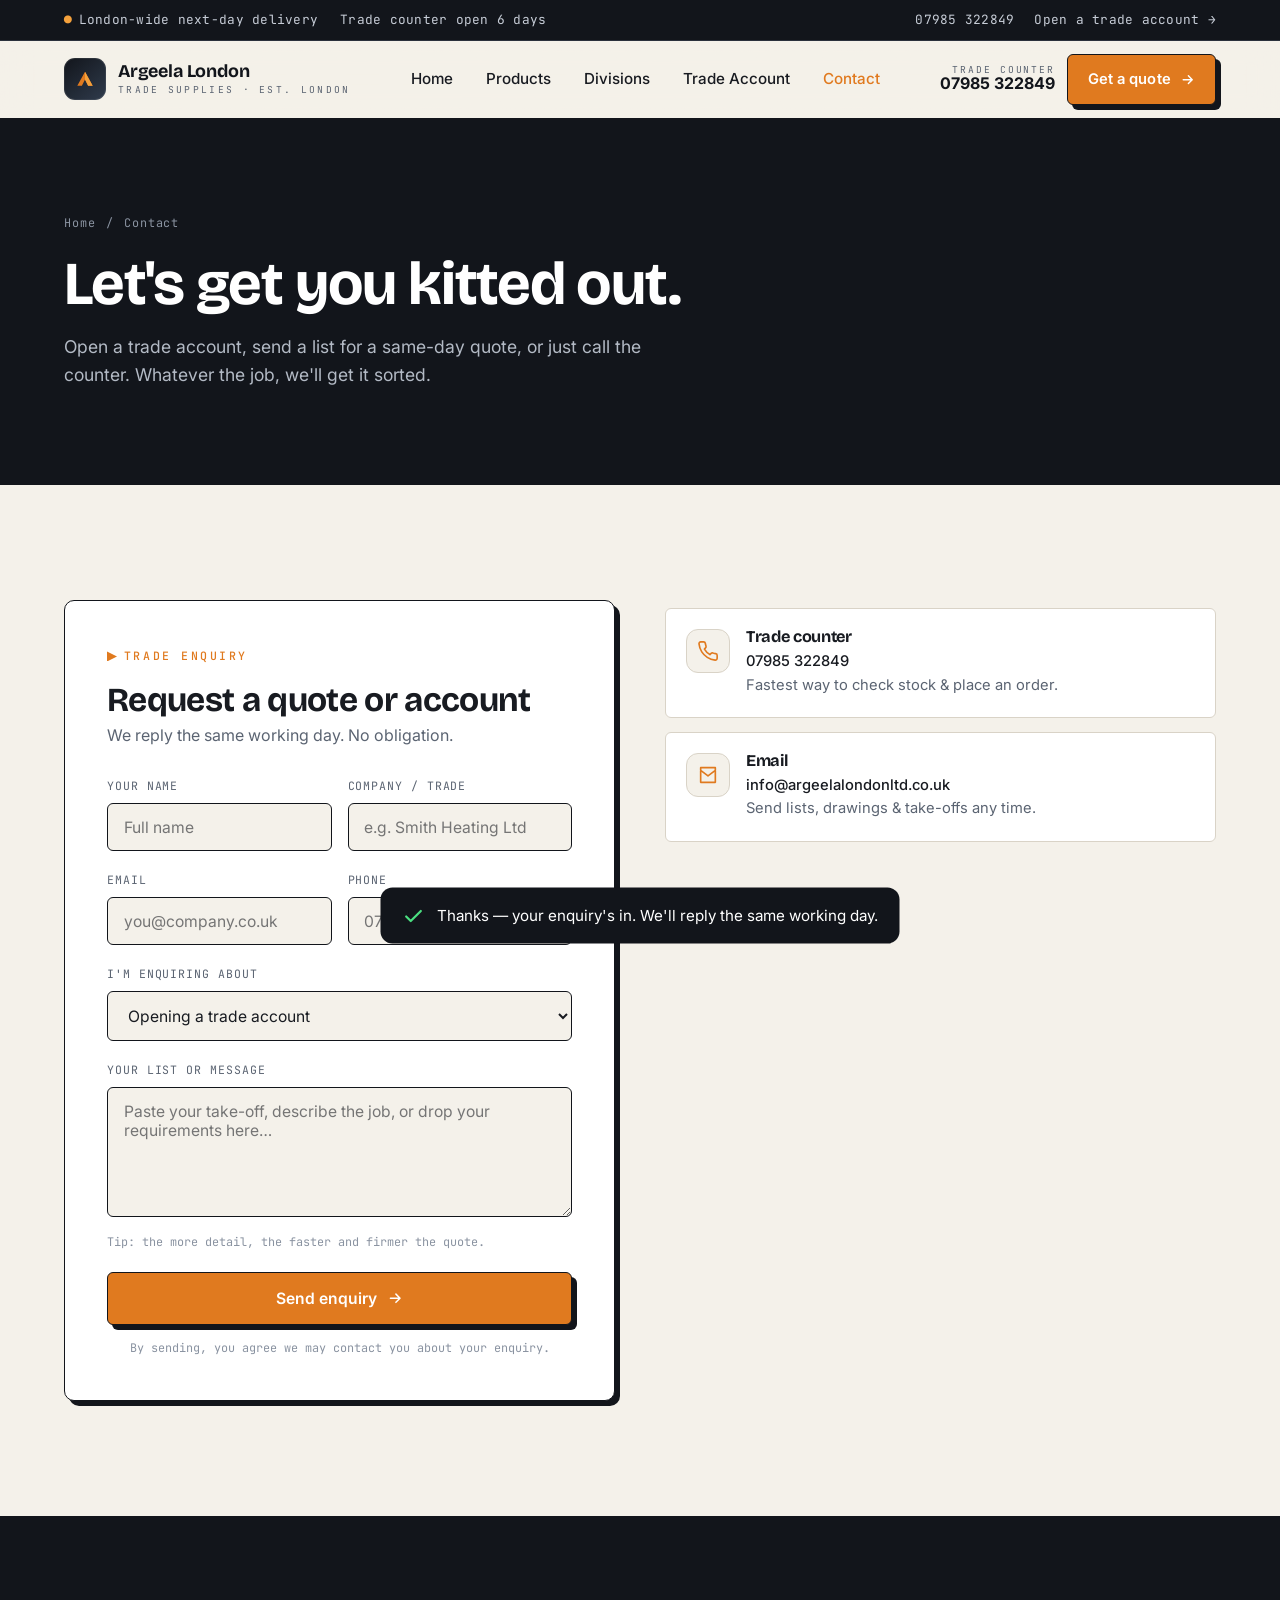
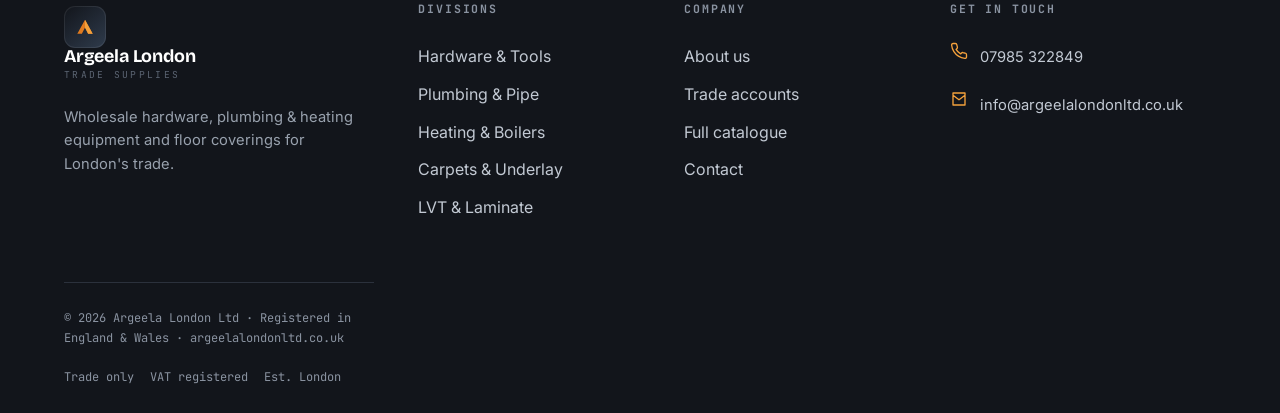
<file: contact.html>
<!DOCTYPE html>
<html lang="en-GB">
<head>
<script>document.documentElement.classList.add("js");</script>
<meta charset="utf-8">
<meta name="viewport" content="width=device-width, initial-scale=1">
<title>Contact &amp; Trade Accounts — Argeela London Ltd</title>
<meta name="description" content="Open a trade account, request a quote or reach the Argeela London trade counter. Next-day delivery across Greater London.">
<link rel="preconnect" href="https://fonts.googleapis.com">
<link rel="preconnect" href="https://fonts.gstatic.com" crossorigin>
<link href="https://fonts.googleapis.com/css2?family=Bricolage+Grotesque:opsz,wght@12..96,500;12..96,600;12..96,700;12..96,800&family=Inter:wght@400;500;600&family=JetBrains+Mono:wght@400;500&display=swap" rel="stylesheet">
<link rel="stylesheet" href="assets/styles.css?v=6">
<link rel="icon" href="data:image/svg+xml,<svg xmlns='http://www.w3.org/2000/svg' viewBox='0 0 100 100'><rect width='100' height='100' rx='22' fill='%2312151b'/><path d='M50 22 78 74 62 74 50 50 38 74 22 74Z' fill='%23e07a1f'/></svg>">
</head>
<body>

<div class="topbar">
  <div class="wrap">
    <div class="tb-left">
      <span><span class="dot">●</span> London-wide next-day delivery</span>
      <span>Trade counter open 6 days</span>
    </div>
    <div class="tb-right">
      <a href="tel:+447985322849">07985 322849</a>
      <a href="contact.html">Open a trade account →</a>
    </div>
  </div>
</div>

<header class="site-header">
  <div class="wrap nav">
    <a class="logo" href="index.html">
      <span class="logo-mark"><svg viewBox="0 0 100 100" fill="none"><path d="M50 20 82 78 63 78 50 52 37 78 18 78Z" fill="#e07a1f"/><path d="M50 20 82 78 63 78 50 52Z" fill="#f4a13c"/></svg></span>
      <span class="logo-text"><b>Argeela London</b><span>Trade Supplies · Est. London</span></span>
    </a>
    <nav class="nav-links" aria-label="Primary">
      <a href="index.html">Home</a>
      <a href="products.html">Products</a>
      <a href="index.html#divisions">Divisions</a>
      <a href="index.html#trade">Trade Account</a>
      <a href="contact.html" class="active">Contact</a>
    </nav>
    <div class="nav-cta">
      <div class="nav-tel"><span>Trade counter</span><b>07985 322849</b></div>
      <a href="#form" class="btn btn-primary">Get a quote
        <svg viewBox="0 0 24 24" fill="none" stroke="currentColor" stroke-width="2.2"><path d="M5 12h14M13 6l6 6-6 6" stroke-linecap="round" stroke-linejoin="round"/></svg></a>
      <button class="menu-toggle" aria-label="Open menu"><svg viewBox="0 0 24 24" fill="none" stroke="currentColor" stroke-width="2"><path d="M4 7h16M4 12h16M4 17h16" stroke-linecap="round"/></svg></button>
    </div>
  </div>
</header>

<div class="mobile-nav">
  <div class="mn-top">
    <span class="logo-text"><b>Argeela London</b></span>
    <button class="mn-close" aria-label="Close menu"><svg viewBox="0 0 24 24" fill="none" stroke="currentColor" stroke-width="2"><path d="M6 6l12 12M18 6L6 18" stroke-linecap="round"/></svg></button>
  </div>
  <a href="index.html">Home</a>
  <a href="products.html">Products</a>
  <a href="index.html#divisions">Divisions</a>
  <a href="index.html#trade">Trade Account</a>
  <a href="contact.html">Contact</a>
  <div class="mn-foot">07985 322849 · info@argeelalondonltd.co.uk</div>
</div>

<section class="page-head">
  <div class="hero-grid-bg"></div>
  <div class="hero-glow"></div>
  <div class="wrap">
    <div class="crumbs"><a href="index.html">Home</a> <span>/</span> <span>Contact</span></div>
    <h1 data-reveal>Let's get you kitted out.</h1>
    <p data-reveal data-reveal-delay="1">Open a trade account, send a list for a same-day quote, or just call the counter. Whatever the job, we'll get it sorted.</p>
  </div>
</section>

<section class="section" style="background:var(--paper)" id="form">
  <div class="wrap">
    <div class="contact-grid">

      <!-- FORM -->
      <div class="form-card" data-reveal>
        <span class="eyebrow">Trade enquiry</span>
        <h2 style="font-size:clamp(1.6rem,3vw,2.1rem);margin:14px 0 6px">Request a quote or account</h2>
        <p style="color:var(--muted);margin-bottom:28px">We reply the same working day. No obligation.</p>
        <form id="contact-form" name="contact" method="POST" data-netlify="true" netlify-honeypot="bot-field" novalidate>
          <input type="hidden" name="form-name" value="contact">
          <p style="display:none"><label>Don't fill this out if you're human: <input name="bot-field"></label></p>
          <div class="field-row">
            <div class="field">
              <label for="name">Your name</label>
              <input id="name" name="name" type="text" placeholder="Full name" required>
            </div>
            <div class="field">
              <label for="company">Company / trade</label>
              <input id="company" name="company" type="text" placeholder="e.g. Smith Heating Ltd">
            </div>
          </div>
          <div class="field-row">
            <div class="field">
              <label for="email">Email</label>
              <input id="email" name="email" type="email" placeholder="you@company.co.uk" required>
            </div>
            <div class="field">
              <label for="phone">Phone</label>
              <input id="phone" name="phone" type="tel" placeholder="07000 000000">
            </div>
          </div>
          <div class="field">
            <label for="enquiry">I'm enquiring about</label>
            <select id="enquiry" name="enquiry">
              <option>Opening a trade account</option>
              <option>Building, plumbing &amp; heating supplies</option>
              <option>Carpets &amp; floor coverings</option>
              <option>A priced quote for a project</option>
              <option>Delivery &amp; collection</option>
              <option>Something else</option>
            </select>
          </div>
          <div class="field">
            <label for="message">Your list or message</label>
            <textarea id="message" name="message" placeholder="Paste your take-off, describe the job, or drop your requirements here…"></textarea>
            <p class="form-note">Tip: the more detail, the faster and firmer the quote.</p>
          </div>
          <button type="submit" class="btn btn-primary btn-lg" style="width:100%;justify-content:center">Send enquiry
            <svg viewBox="0 0 24 24" fill="none" stroke="currentColor" stroke-width="2.2"><path d="M5 12h14M13 6l6 6-6 6" stroke-linecap="round" stroke-linejoin="round"/></svg></button>
          <p class="form-note" style="text-align:center;margin-top:14px">By sending, you agree we may contact you about your enquiry.</p>
        </form>
      </div>

      <!-- INFO -->
      <div>
        <div class="info-block">
          <div class="info-item" data-reveal>
            <span class="ii-ico"><svg viewBox="0 0 24 24" fill="none" stroke="currentColor" stroke-width="1.8"><path d="M22 16.9v3a2 2 0 0 1-2.2 2 19.8 19.8 0 0 1-8.6-3 19.5 19.5 0 0 1-6-6 19.8 19.8 0 0 1-3-8.6A2 2 0 0 1 4.1 2h3a2 2 0 0 1 2 1.7c.1 1 .4 1.9.7 2.8a2 2 0 0 1-.5 2.1L8.1 9.9a16 16 0 0 0 6 6l1.3-1.3a2 2 0 0 1 2.1-.4c.9.3 1.8.6 2.8.7a2 2 0 0 1 1.7 2z" stroke-linecap="round" stroke-linejoin="round"/></svg></span>
            <div><h4>Trade counter</h4><p><a href="tel:+447985322849">07985 322849</a><br>Fastest way to check stock &amp; place an order.</p></div>
          </div>
          <div class="info-item" data-reveal data-reveal-delay="1">
            <span class="ii-ico"><svg viewBox="0 0 24 24" fill="none" stroke="currentColor" stroke-width="1.8"><path d="M4 4h16v16H4zM4 7l8 6 8-6" stroke-linecap="round" stroke-linejoin="round"/></svg></span>
            <div><h4>Email</h4><p><a href="mailto:info@argeelalondonltd.co.uk">info@argeelalondonltd.co.uk</a><br>Send lists, drawings &amp; take-offs any time.</p></div>
          </div>
          <div class="info-item" data-reveal data-reveal-delay="2">
            <span class="ii-ico"><svg viewBox="0 0 24 24" fill="none" stroke="currentColor" stroke-width="1.8"><path d="M21 10c0 6-9 12-9 12s-9-6-9-12a9 9 0 0 1 18 0Z"/><circle cx="12" cy="10" r="3"/></svg></span>
            <div><h4>Depot &amp; collection</h4><p>Trade Counter &amp; Depot<br>London · argeelalondonltd.co.uk</p></div>
          </div>
        </div>

        <div class="hours" data-reveal data-reveal-delay="1">
          <h4>Opening hours</h4>
          <div class="h-row"><span>Monday – Friday</span><span>7:00 – 17:30</span></div>
          <div class="h-row"><span>Saturday</span><span>8:00 – 13:00</span></div>
          <div class="h-row closed"><span>Sunday</span><span>Closed</span></div>
          <div class="h-row"><span>Delivery cut-off</span><span>4:00pm for next day</span></div>
        </div>
      </div>

    </div>
  </div>
</section>

<footer class="footer">
  <div class="wrap">
    <div class="f-brand">
      <a class="logo" href="index.html">
        <span class="logo-mark"><svg viewBox="0 0 100 100" fill="none"><path d="M50 20 82 78 63 78 50 52 37 78 18 78Z" fill="#e07a1f"/><path d="M50 20 82 78 63 78 50 52Z" fill="#f4a13c"/></svg></span>
        <span class="logo-text"><b>Argeela London</b><span>Trade Supplies</span></span>
      </a>
      <p class="f-about">Wholesale hardware, plumbing &amp; heating equipment and floor coverings for London's trade.</p>
    </div>
    <div>
      <h5>Divisions</h5>
      <a href="products.html#building">Hardware &amp; Tools</a>
      <a href="products.html#building">Plumbing &amp; Pipe</a>
      <a href="products.html#building">Heating &amp; Boilers</a>
      <a href="products.html#flooring">Carpets &amp; Underlay</a>
      <a href="products.html#flooring">LVT &amp; Laminate</a>
    </div>
    <div>
      <h5>Company</h5>
      <a href="index.html#divisions">About us</a>
      <a href="index.html#trade">Trade accounts</a>
      <a href="products.html">Full catalogue</a>
      <a href="contact.html">Contact</a>
    </div>
    <div>
      <h5>Get in touch</h5>
      <div class="f-contact">
        <div><svg viewBox="0 0 24 24" fill="none" stroke="currentColor" stroke-width="1.8"><path d="M22 16.9v3a2 2 0 0 1-2.2 2 19.8 19.8 0 0 1-8.6-3 19.5 19.5 0 0 1-6-6 19.8 19.8 0 0 1-3-8.6A2 2 0 0 1 4.1 2h3a2 2 0 0 1 2 1.7c.1 1 .4 1.9.7 2.8a2 2 0 0 1-.5 2.1L8.1 9.9a16 16 0 0 0 6 6l1.3-1.3a2 2 0 0 1 2.1-.4c.9.3 1.8.6 2.8.7a2 2 0 0 1 1.7 2z" stroke-linecap="round" stroke-linejoin="round"/></svg><a href="tel:+447985322849">07985 322849</a></div>
        <div><svg viewBox="0 0 24 24" fill="none" stroke="currentColor" stroke-width="1.8"><path d="M4 4h16v16H4zM4 7l8 6 8-6" stroke-linecap="round" stroke-linejoin="round"/></svg><a href="mailto:info@argeelalondonltd.co.uk">info@argeelalondonltd.co.uk</a></div>
      </div>
    </div>
  </div>
  <div class="wrap">
    <div class="f-bottom">
      <span>© <span id="year">2026</span> Argeela London Ltd · Registered in England &amp; Wales · argeelalondonltd.co.uk</span>
      <div class="f-badges"><span>Trade only</span><span>VAT registered</span><span>Est. London</span></div>
    </div>
  </div>
</footer>

<!-- toast -->
<div class="toast" id="toast">
  <svg viewBox="0 0 24 24" fill="none" stroke="currentColor" stroke-width="2.4"><path d="M20 7 9 18l-5-5" stroke-linecap="round" stroke-linejoin="round"/></svg>
  Thanks — your enquiry's in. We'll reply the same working day.
</div>

<script src="assets/app.js?v=5"></script>
</body>
</html>
</file>
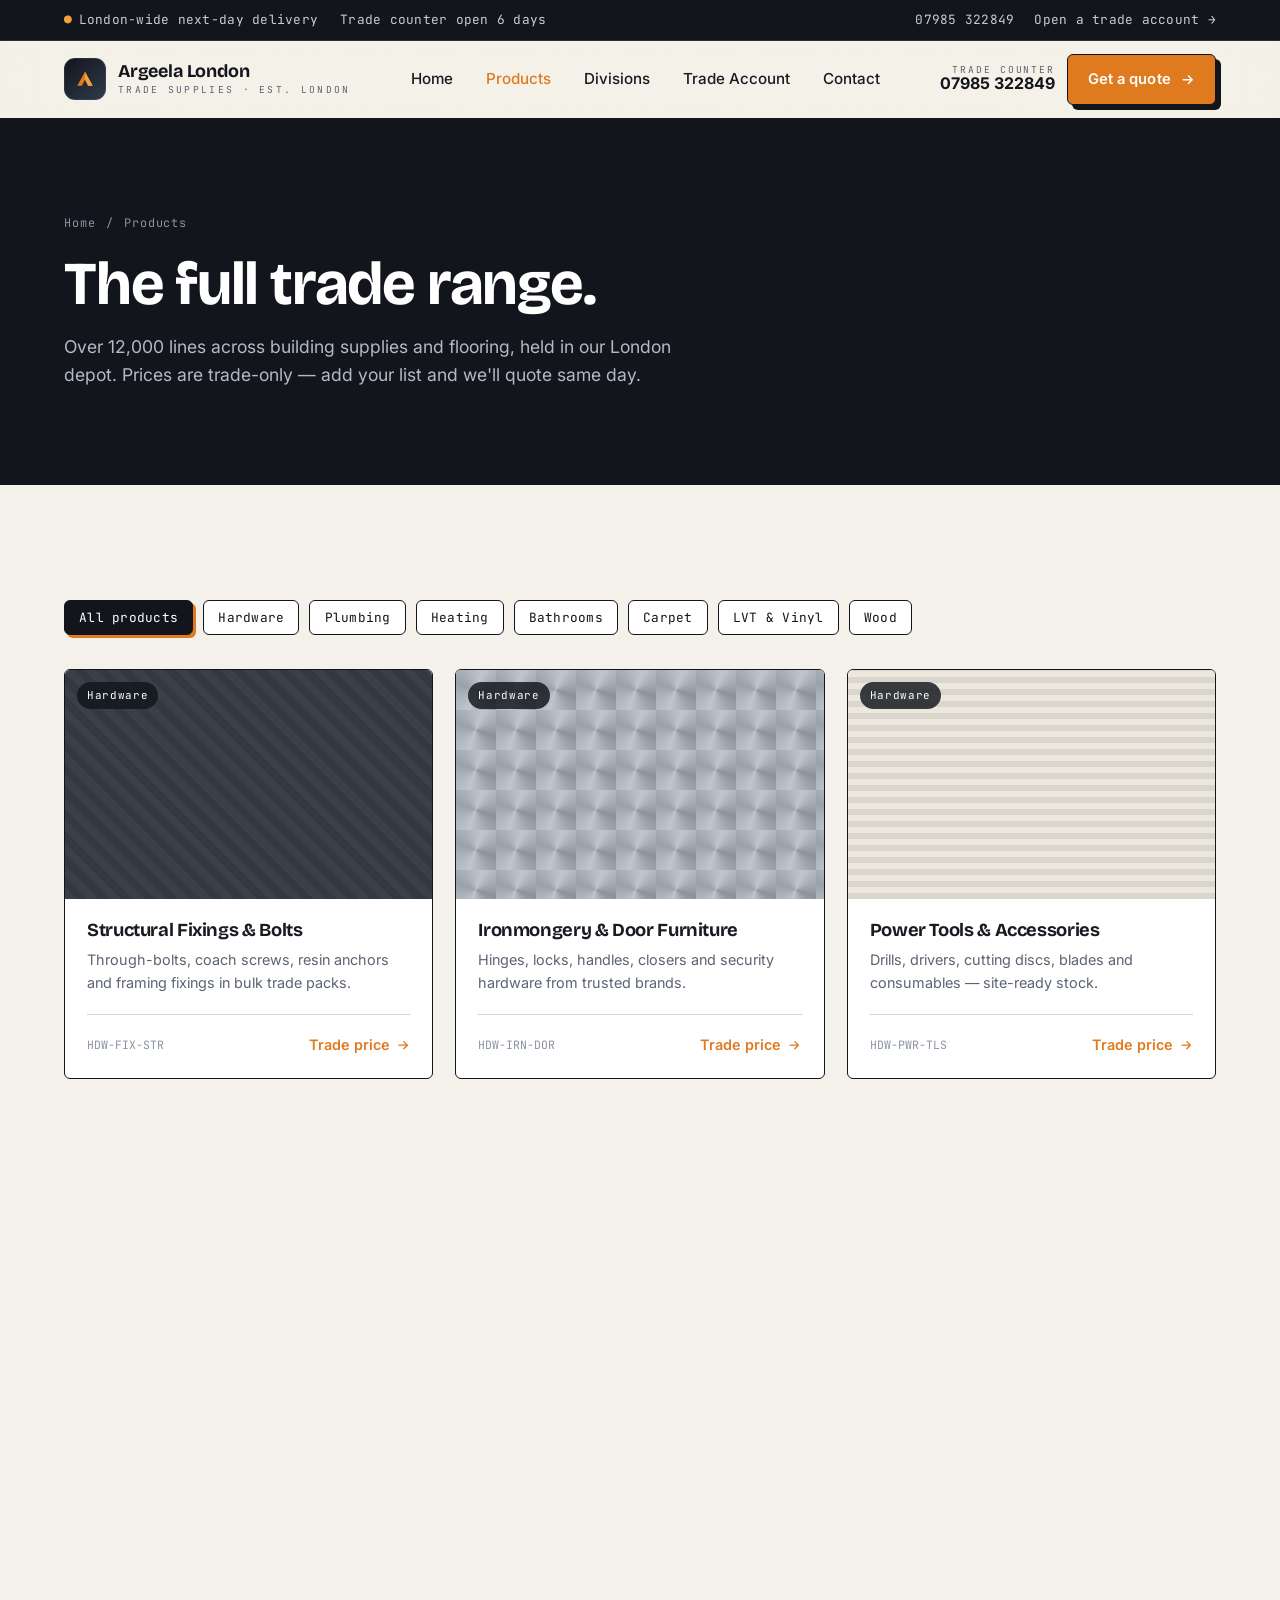
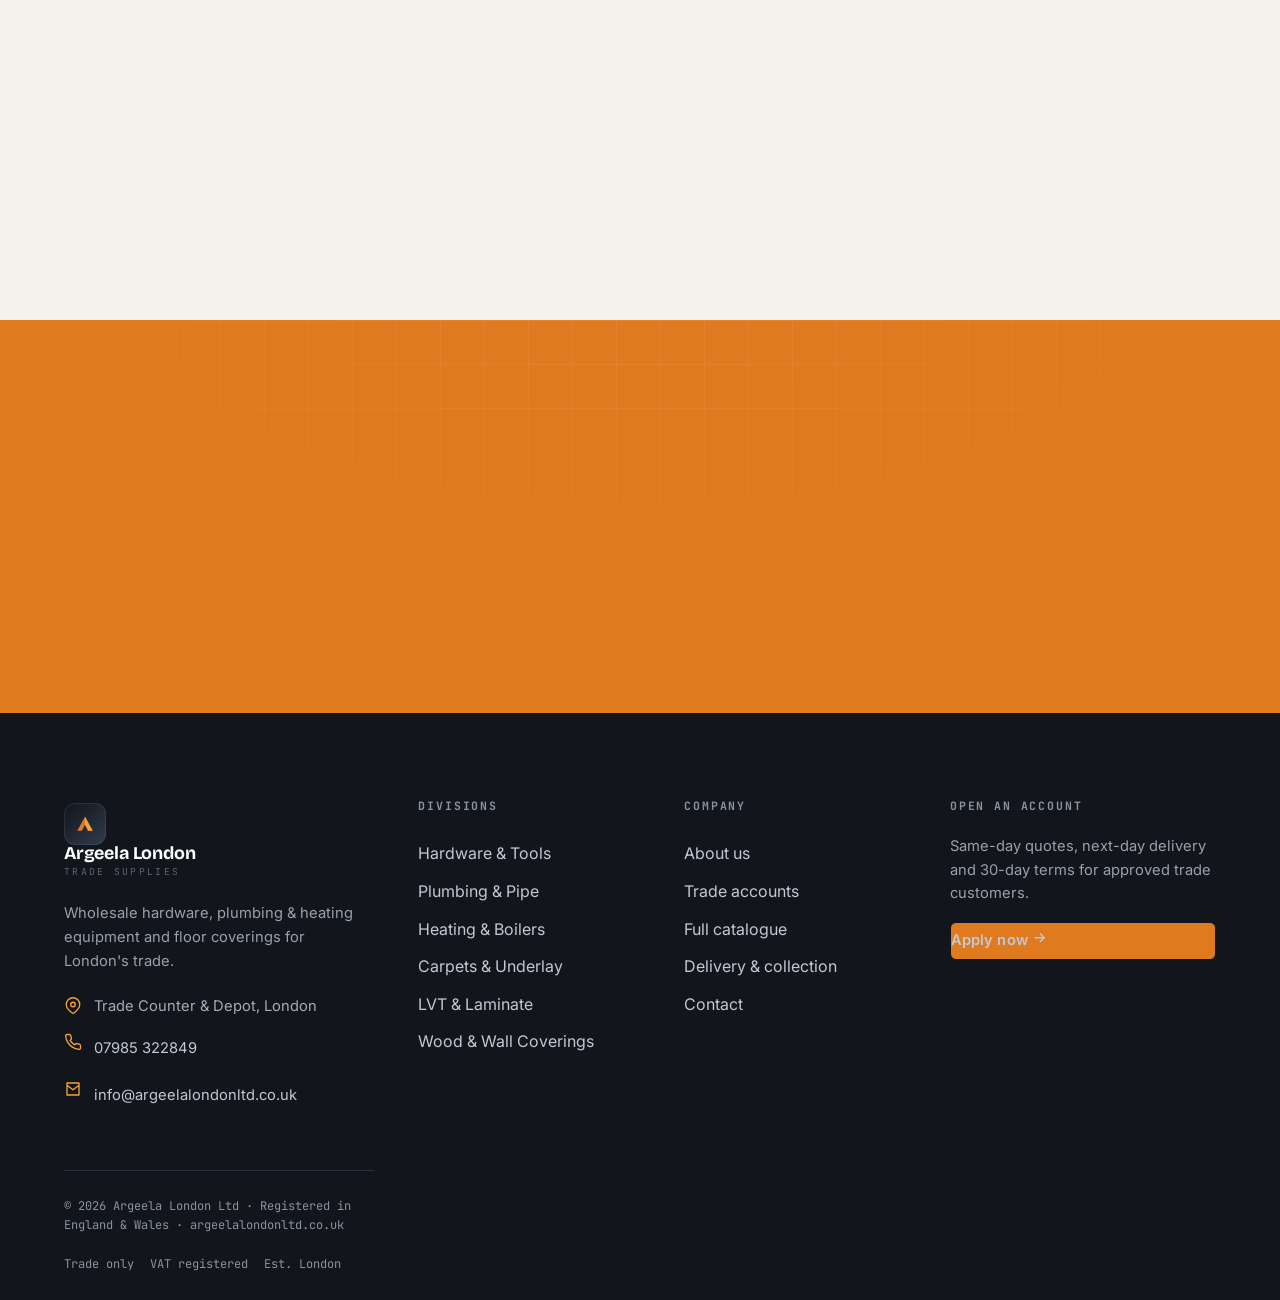
<file: products.html>
<!DOCTYPE html>
<html lang="en-GB">
<head>
<script>document.documentElement.classList.add("js");</script>
<meta charset="utf-8">
<meta name="viewport" content="width=device-width, initial-scale=1">
<title>Products &amp; Catalogue — Argeela London Ltd</title>
<meta name="description" content="Browse Argeela London's trade range — hardware, plumbing, heating, carpets, LVT, engineered wood and floor coverings. Live trade pricing on request.">
<link rel="preconnect" href="https://fonts.googleapis.com">
<link rel="preconnect" href="https://fonts.gstatic.com" crossorigin>
<link href="https://fonts.googleapis.com/css2?family=Bricolage+Grotesque:opsz,wght@12..96,500;12..96,600;12..96,700;12..96,800&family=Inter:wght@400;500;600&family=JetBrains+Mono:wght@400;500&display=swap" rel="stylesheet">
<link rel="stylesheet" href="assets/styles.css?v=6">
<link rel="icon" href="data:image/svg+xml,<svg xmlns='http://www.w3.org/2000/svg' viewBox='0 0 100 100'><rect width='100' height='100' rx='22' fill='%2312151b'/><path d='M50 22 78 74 62 74 50 50 38 74 22 74Z' fill='%23e07a1f'/></svg>">
</head>
<body>

<div class="topbar">
  <div class="wrap">
    <div class="tb-left">
      <span><span class="dot">●</span> London-wide next-day delivery</span>
      <span>Trade counter open 6 days</span>
    </div>
    <div class="tb-right">
      <a href="tel:+447985322849">07985 322849</a>
      <a href="contact.html">Open a trade account →</a>
    </div>
  </div>
</div>

<header class="site-header">
  <div class="wrap nav">
    <a class="logo" href="index.html">
      <span class="logo-mark"><svg viewBox="0 0 100 100" fill="none"><path d="M50 20 82 78 63 78 50 52 37 78 18 78Z" fill="#e07a1f"/><path d="M50 20 82 78 63 78 50 52Z" fill="#f4a13c"/></svg></span>
      <span class="logo-text"><b>Argeela London</b><span>Trade Supplies · Est. London</span></span>
    </a>
    <nav class="nav-links" aria-label="Primary">
      <a href="index.html">Home</a>
      <a href="products.html" class="active">Products</a>
      <a href="index.html#divisions">Divisions</a>
      <a href="index.html#trade">Trade Account</a>
      <a href="contact.html">Contact</a>
    </nav>
    <div class="nav-cta">
      <div class="nav-tel"><span>Trade counter</span><b>07985 322849</b></div>
      <a href="contact.html" class="btn btn-primary">Get a quote
        <svg viewBox="0 0 24 24" fill="none" stroke="currentColor" stroke-width="2.2"><path d="M5 12h14M13 6l6 6-6 6" stroke-linecap="round" stroke-linejoin="round"/></svg></a>
      <button class="menu-toggle" aria-label="Open menu"><svg viewBox="0 0 24 24" fill="none" stroke="currentColor" stroke-width="2"><path d="M4 7h16M4 12h16M4 17h16" stroke-linecap="round"/></svg></button>
    </div>
  </div>
</header>

<div class="mobile-nav">
  <div class="mn-top">
    <span class="logo-text"><b>Argeela London</b></span>
    <button class="mn-close" aria-label="Close menu"><svg viewBox="0 0 24 24" fill="none" stroke="currentColor" stroke-width="2"><path d="M6 6l12 12M18 6L6 18" stroke-linecap="round"/></svg></button>
  </div>
  <a href="index.html">Home</a>
  <a href="products.html">Products</a>
  <a href="index.html#divisions">Divisions</a>
  <a href="index.html#trade">Trade Account</a>
  <a href="contact.html">Contact</a>
  <div class="mn-foot">07985 322849 · info@argeelalondonltd.co.uk</div>
</div>

<!-- PAGE HEAD -->
<section class="page-head">
  <div class="hero-grid-bg"></div>
  <div class="hero-glow"></div>
  <div class="wrap">
    <div class="crumbs"><a href="index.html">Home</a> <span>/</span> <span>Products</span></div>
    <h1 data-reveal>The full trade range.</h1>
    <p data-reveal data-reveal-delay="1">Over 12,000 lines across building supplies and flooring, held in our London depot. Prices are trade-only — add your list and we'll quote same day.</p>
  </div>
</section>

<!-- CATALOGUE -->
<section class="section" style="background:var(--paper)" id="building">
  <div class="wrap">
    <div class="filters" data-reveal>
      <button class="chip active" data-filter="all">All products</button>
      <button class="chip" data-filter="hardware">Hardware</button>
      <button class="chip" data-filter="plumbing">Plumbing</button>
      <button class="chip" data-filter="heating">Heating</button>
      <button class="chip" data-filter="bathroom">Bathrooms</button>
      <button class="chip" data-filter="carpet">Carpet</button>
      <button class="chip" data-filter="lvt">LVT &amp; Vinyl</button>
      <button class="chip" data-filter="wood">Wood</button>
    </div>

    <div class="prod-grid" id="flooring">

      <!-- HARDWARE -->
      <article class="prod" data-tags="hardware" data-reveal>
        <div class="p-vis"><div class="p-tex" style="background:repeating-linear-gradient(45deg,#3a4048 0 8px,#333941 8px 16px)"></div><span class="p-cat">Hardware</span></div>
        <div class="p-body">
          <h3>Structural Fixings &amp; Bolts</h3>
          <p class="p-desc">Through-bolts, coach screws, resin anchors and framing fixings in bulk trade packs.</p>
          <div class="p-meta"><span class="p-sku">HDW-FIX-STR</span><a href="contact.html" class="p-cta">Trade price <svg viewBox="0 0 24 24" fill="none" stroke="currentColor" stroke-width="2.2"><path d="M5 12h14M13 6l6 6-6 6" stroke-linecap="round" stroke-linejoin="round"/></svg></a></div>
        </div>
      </article>

      <article class="prod" data-tags="hardware" data-reveal data-reveal-delay="1">
        <div class="p-vis"><div class="p-tex" style="background:conic-gradient(from 20deg,#c0c6cd,#8b929a,#c0c6cd,#9aa1a9,#c0c6cd);background-size:40px 40px"></div><span class="p-cat">Hardware</span></div>
        <div class="p-body">
          <h3>Ironmongery &amp; Door Furniture</h3>
          <p class="p-desc">Hinges, locks, handles, closers and security hardware from trusted brands.</p>
          <div class="p-meta"><span class="p-sku">HDW-IRN-DOR</span><a href="contact.html" class="p-cta">Trade price <svg viewBox="0 0 24 24" fill="none" stroke="currentColor" stroke-width="2.2"><path d="M5 12h14M13 6l6 6-6 6" stroke-linecap="round" stroke-linejoin="round"/></svg></a></div>
        </div>
      </article>

      <article class="prod" data-tags="hardware" data-reveal data-reveal-delay="2">
        <div class="p-vis"><div class="p-tex" style="background:linear-gradient(135deg,#e07a1f,#b85f12);background-image:repeating-linear-gradient(0deg,rgba(0,0,0,.08) 0 6px,transparent 6px 12px)"></div><span class="p-cat">Hardware</span></div>
        <div class="p-body">
          <h3>Power Tools &amp; Accessories</h3>
          <p class="p-desc">Drills, drivers, cutting discs, blades and consumables — site-ready stock.</p>
          <div class="p-meta"><span class="p-sku">HDW-PWR-TLS</span><a href="contact.html" class="p-cta">Trade price <svg viewBox="0 0 24 24" fill="none" stroke="currentColor" stroke-width="2.2"><path d="M5 12h14M13 6l6 6-6 6" stroke-linecap="round" stroke-linejoin="round"/></svg></a></div>
        </div>
      </article>

      <!-- PLUMBING -->
      <article class="prod" data-tags="plumbing" data-reveal>
        <div class="p-vis"><div class="p-tex" style="background:linear-gradient(120deg,#c98a4b,#b3742f 45%,#e0a765 47%,#b3742f 60%,#9c611f)"></div><span class="p-cat">Plumbing</span></div>
        <div class="p-body">
          <h3>Copper Pipe &amp; Fittings</h3>
          <p class="p-desc">15mm–54mm copper tube, end-feed and solder-ring fittings, full brassware range.</p>
          <div class="p-meta"><span class="p-sku">PLB-CU-ALL</span><a href="contact.html" class="p-cta">Trade price <svg viewBox="0 0 24 24" fill="none" stroke="currentColor" stroke-width="2.2"><path d="M5 12h14M13 6l6 6-6 6" stroke-linecap="round" stroke-linejoin="round"/></svg></a></div>
        </div>
      </article>

      <article class="prod" data-tags="plumbing" data-reveal data-reveal-delay="1">
        <div class="p-vis"><div class="p-tex" style="background:radial-gradient(circle at 40% 35%,#3b6f9c,#204a6e);background-image:repeating-linear-gradient(90deg,rgba(255,255,255,.06) 0 3px,transparent 3px 22px)"></div><span class="p-cat">Plumbing</span></div>
        <div class="p-body">
          <h3>Push-Fit &amp; Plastic Pipe</h3>
          <p class="p-desc">Speedfit-style push-fit, MDPE, waste &amp; soil pipe and full fitting ranges.</p>
          <div class="p-meta"><span class="p-sku">PLB-PF-SYS</span><a href="contact.html" class="p-cta">Trade price <svg viewBox="0 0 24 24" fill="none" stroke="currentColor" stroke-width="2.2"><path d="M5 12h14M13 6l6 6-6 6" stroke-linecap="round" stroke-linejoin="round"/></svg></a></div>
        </div>
      </article>

      <article class="prod" data-tags="bathroom" data-reveal data-reveal-delay="2">
        <div class="p-vis"><div class="p-tex" style="background:linear-gradient(160deg,#eef1f4,#d6dde3);background-image:repeating-linear-gradient(45deg,rgba(0,0,0,.04) 0 12px,transparent 12px 24px)"></div><span class="p-cat">Bathrooms</span></div>
        <div class="p-body">
          <h3>Bathroom Suites &amp; Showers</h3>
          <p class="p-desc">Complete suites, enclosures, thermostatic showers, taps and accessories.</p>
          <div class="p-meta"><span class="p-sku">BTH-STE-ALL</span><a href="contact.html" class="p-cta">Trade price <svg viewBox="0 0 24 24" fill="none" stroke="currentColor" stroke-width="2.2"><path d="M5 12h14M13 6l6 6-6 6" stroke-linecap="round" stroke-linejoin="round"/></svg></a></div>
        </div>
      </article>

      <!-- HEATING -->
      <article class="prod" data-tags="heating" data-reveal>
        <div class="p-vis"><div class="p-tex" style="background:linear-gradient(145deg,#4a525c,#2b3138);background-image:repeating-linear-gradient(90deg,rgba(255,255,255,.05) 0 4px,transparent 4px 14px)"></div><span class="p-cat">Heating</span></div>
        <div class="p-body">
          <h3>Combi &amp; System Boilers</h3>
          <p class="p-desc">A-rated combi, system &amp; heat-only boilers with flues and filters in stock.</p>
          <div class="p-meta"><span class="p-sku">HTG-BLR-ALL</span><a href="contact.html" class="p-cta">Trade price <svg viewBox="0 0 24 24" fill="none" stroke="currentColor" stroke-width="2.2"><path d="M5 12h14M13 6l6 6-6 6" stroke-linecap="round" stroke-linejoin="round"/></svg></a></div>
        </div>
      </article>

      <article class="prod" data-tags="heating" data-reveal data-reveal-delay="1">
        <div class="p-vis"><div class="p-tex" style="background:#eef1f4;background-image:repeating-linear-gradient(90deg,#cfd6dd 0 6px,#eef1f4 6px 18px)"></div><span class="p-cat">Heating</span></div>
        <div class="p-body">
          <h3>Radiators &amp; Towel Rails</h3>
          <p class="p-desc">Compact, column and designer radiators, plus chrome and anthracite towel rails.</p>
          <div class="p-meta"><span class="p-sku">HTG-RAD-ALL</span><a href="contact.html" class="p-cta">Trade price <svg viewBox="0 0 24 24" fill="none" stroke="currentColor" stroke-width="2.2"><path d="M5 12h14M13 6l6 6-6 6" stroke-linecap="round" stroke-linejoin="round"/></svg></a></div>
        </div>
      </article>

      <article class="prod" data-tags="heating" data-reveal data-reveal-delay="2">
        <div class="p-vis"><div class="p-tex" style="background:linear-gradient(140deg,#2f6f6a,#1d4744)"></div><span class="p-cat">Heating</span></div>
        <div class="p-body">
          <h3>Controls &amp; Valves</h3>
          <p class="p-desc">Smart thermostats, TRVs, zone valves, pumps and full control packs.</p>
          <div class="p-meta"><span class="p-sku">HTG-CTL-ALL</span><a href="contact.html" class="p-cta">Trade price <svg viewBox="0 0 24 24" fill="none" stroke="currentColor" stroke-width="2.2"><path d="M5 12h14M13 6l6 6-6 6" stroke-linecap="round" stroke-linejoin="round"/></svg></a></div>
        </div>
      </article>

      <!-- CARPET -->
      <article class="prod" data-tags="carpet" data-reveal>
        <div class="p-vis"><div class="p-tex" style="background:repeating-linear-gradient(90deg,#7a6a54 0 2px,#6f6049 2px 4px),repeating-linear-gradient(0deg,rgba(0,0,0,.06) 0 3px,transparent 3px 6px)"></div><span class="p-cat">Flooring</span></div>
        <div class="p-body">
          <h3>Wool-Twist &amp; Saxony Carpet</h3>
          <p class="p-desc">Deep-pile wool twists and saxony in domestic and contract weights, cut to size.</p>
          <div class="p-meta"><span class="p-sku">FLR-WT-ALL</span><a href="contact.html" class="p-cta">Trade price <svg viewBox="0 0 24 24" fill="none" stroke="currentColor" stroke-width="2.2"><path d="M5 12h14M13 6l6 6-6 6" stroke-linecap="round" stroke-linejoin="round"/></svg></a></div>
        </div>
      </article>

      <article class="prod" data-tags="carpet" data-reveal data-reveal-delay="1">
        <div class="p-vis"><div class="p-tex" style="background:conic-gradient(from 45deg at 50% 50%,#c9a24b,#e0c079,#c9a24b,#b98f3a,#c9a24b);background-size:50px 50px"></div><span class="p-cat">Flooring</span></div>
        <div class="p-body">
          <h3>Rugs &amp; Runners</h3>
          <p class="p-desc">Hand-finished rugs, hall runners and bound remnants in wool and blends.</p>
          <div class="p-meta"><span class="p-sku">FLR-RG-ALL</span><a href="contact.html" class="p-cta">Trade price <svg viewBox="0 0 24 24" fill="none" stroke="currentColor" stroke-width="2.2"><path d="M5 12h14M13 6l6 6-6 6" stroke-linecap="round" stroke-linejoin="round"/></svg></a></div>
        </div>
      </article>

      <article class="prod" data-tags="carpet" data-reveal data-reveal-delay="2">
        <div class="p-vis"><div class="p-tex" style="background:radial-gradient(circle at 30% 30%,#3a4048,#22262c);background-image:repeating-radial-gradient(circle at 30% 30%,rgba(255,255,255,.04) 0 4px,transparent 4px 9px)"></div><span class="p-cat">Flooring</span></div>
        <div class="p-body">
          <h3>Underlay &amp; Accessories</h3>
          <p class="p-desc">PU foam, crumb and acoustic underlay, gripper, tape and door bars.</p>
          <div class="p-meta"><span class="p-sku">FLR-UND-ALL</span><a href="contact.html" class="p-cta">Trade price <svg viewBox="0 0 24 24" fill="none" stroke="currentColor" stroke-width="2.2"><path d="M5 12h14M13 6l6 6-6 6" stroke-linecap="round" stroke-linejoin="round"/></svg></a></div>
        </div>
      </article>

      <!-- LVT -->
      <article class="prod" data-tags="lvt" data-reveal>
        <div class="p-vis"><div class="p-tex" style="background:linear-gradient(#efe9df,#e6dfd2);background-image:repeating-linear-gradient(0deg,rgba(120,110,95,.25) 0 1px,transparent 1px 26px),repeating-linear-gradient(90deg,rgba(120,110,95,.18) 0 1px,transparent 1px 70px)"></div><span class="p-cat">Flooring</span></div>
        <div class="p-body">
          <h3>Luxury Vinyl Tile (LVT)</h3>
          <p class="p-desc">Wood- and stone-effect LVT in glue-down and click, with matching trims.</p>
          <div class="p-meta"><span class="p-sku">FLR-LVT-ALL</span><a href="contact.html" class="p-cta">Trade price <svg viewBox="0 0 24 24" fill="none" stroke="currentColor" stroke-width="2.2"><path d="M5 12h14M13 6l6 6-6 6" stroke-linecap="round" stroke-linejoin="round"/></svg></a></div>
        </div>
      </article>

      <article class="prod" data-tags="lvt" data-reveal data-reveal-delay="1">
        <div class="p-vis"><div class="p-tex" style="background:linear-gradient(120deg,#8a8f96,#6f757d);background-image:repeating-linear-gradient(0deg,rgba(255,255,255,.05) 0 20px,transparent 20px 40px)"></div><span class="p-cat">Flooring</span></div>
        <div class="p-body">
          <h3>Sheet Vinyl &amp; Safety Floor</h3>
          <p class="p-desc">Cushioned domestic vinyl and R10/R11 safety flooring for wet &amp; commercial areas.</p>
          <div class="p-meta"><span class="p-sku">FLR-VNL-ALL</span><a href="contact.html" class="p-cta">Trade price <svg viewBox="0 0 24 24" fill="none" stroke="currentColor" stroke-width="2.2"><path d="M5 12h14M13 6l6 6-6 6" stroke-linecap="round" stroke-linejoin="round"/></svg></a></div>
        </div>
      </article>

      <!-- WOOD -->
      <article class="prod" data-tags="wood" data-reveal>
        <div class="p-vis"><div class="p-tex" style="background:linear-gradient(115deg,#b9895a,#a9764a 40%,#c49468 41%,#a9764a 60%,#8f6038);background-size:100% 30px;background-repeat:repeat-y"></div><span class="p-cat">Flooring</span></div>
        <div class="p-body">
          <h3>Engineered Wood &amp; Parquet</h3>
          <p class="p-desc">Oak, walnut and herringbone parquet in brushed, oiled and lacquered finishes.</p>
          <div class="p-meta"><span class="p-sku">FLR-EW-ALL</span><a href="contact.html" class="p-cta">Trade price <svg viewBox="0 0 24 24" fill="none" stroke="currentColor" stroke-width="2.2"><path d="M5 12h14M13 6l6 6-6 6" stroke-linecap="round" stroke-linejoin="round"/></svg></a></div>
        </div>
      </article>

      <article class="prod" data-tags="wood" data-reveal data-reveal-delay="1">
        <div class="p-vis"><div class="p-tex" style="background:linear-gradient(115deg,#d8b98a,#c19a63 50%,#a97f45)"></div><span class="p-cat">Flooring</span></div>
        <div class="p-body">
          <h3>Laminate Flooring</h3>
          <p class="p-desc">AC4/AC5 laminate click systems in oak, grey and stone décors with beading.</p>
          <div class="p-meta"><span class="p-sku">FLR-LAM-ALL</span><a href="contact.html" class="p-cta">Trade price <svg viewBox="0 0 24 24" fill="none" stroke="currentColor" stroke-width="2.2"><path d="M5 12h14M13 6l6 6-6 6" stroke-linecap="round" stroke-linejoin="round"/></svg></a></div>
        </div>
      </article>

      <article class="prod" data-tags="wood carpet lvt" data-reveal data-reveal-delay="2">
        <div class="p-vis"><div class="p-tex" style="background:linear-gradient(140deg,#2f3b4c,#12151b)"></div><span class="p-cat">Flooring</span></div>
        <div class="p-body">
          <h3>Trims, Adhesives &amp; Sundries</h3>
          <p class="p-desc">Grip fill, thresholds, scotia, spreaders and everything for a clean install.</p>
          <div class="p-meta"><span class="p-sku">FLR-SUN-ALL</span><a href="contact.html" class="p-cta">Trade price <svg viewBox="0 0 24 24" fill="none" stroke="currentColor" stroke-width="2.2"><path d="M5 12h14M13 6l6 6-6 6" stroke-linecap="round" stroke-linejoin="round"/></svg></a></div>
        </div>
      </article>

    </div>

    <div style="text-align:center;margin-top:56px" data-reveal>
      <p style="color:var(--muted);margin-bottom:22px">Can't see what you need? We stock far more than we can list.</p>
      <a href="contact.html" class="btn btn-primary btn-lg">Send us your list for a quote
        <svg viewBox="0 0 24 24" fill="none" stroke="currentColor" stroke-width="2.2"><path d="M5 12h14M13 6l6 6-6 6" stroke-linecap="round" stroke-linejoin="round"/></svg></a>
    </div>
  </div>
</section>

<!-- CTA -->
<section class="section cta">
  <div class="wrap">
    <div>
      <h2 data-reveal>Trade pricing on every line.</h2>
      <p data-reveal data-reveal-delay="1">Open an account to unlock your rates, credit terms and next-day delivery.</p>
    </div>
    <div class="cta-actions" data-reveal data-reveal-delay="2">
      <a href="contact.html" class="btn btn-dark btn-lg">Open a trade account</a>
      <a href="tel:+447985322849" class="btn btn-light btn-lg">Call the counter</a>
    </div>
  </div>
</section>

<footer class="footer">
  <div class="wrap">
    <div class="f-brand">
      <a class="logo" href="index.html">
        <span class="logo-mark"><svg viewBox="0 0 100 100" fill="none"><path d="M50 20 82 78 63 78 50 52 37 78 18 78Z" fill="#e07a1f"/><path d="M50 20 82 78 63 78 50 52Z" fill="#f4a13c"/></svg></span>
        <span class="logo-text"><b>Argeela London</b><span>Trade Supplies</span></span>
      </a>
      <p class="f-about">Wholesale hardware, plumbing &amp; heating equipment and floor coverings for London's trade.</p>
      <div class="f-contact">
        <div><svg viewBox="0 0 24 24" fill="none" stroke="currentColor" stroke-width="1.8"><path d="M21 10c0 6-9 12-9 12s-9-6-9-12a9 9 0 0 1 18 0Z"/><circle cx="12" cy="10" r="3"/></svg><span>Trade Counter &amp; Depot, London</span></div>
        <div><svg viewBox="0 0 24 24" fill="none" stroke="currentColor" stroke-width="1.8"><path d="M22 16.9v3a2 2 0 0 1-2.2 2 19.8 19.8 0 0 1-8.6-3 19.5 19.5 0 0 1-6-6 19.8 19.8 0 0 1-3-8.6A2 2 0 0 1 4.1 2h3a2 2 0 0 1 2 1.7c.1 1 .4 1.9.7 2.8a2 2 0 0 1-.5 2.1L8.1 9.9a16 16 0 0 0 6 6l1.3-1.3a2 2 0 0 1 2.1-.4c.9.3 1.8.6 2.8.7a2 2 0 0 1 1.7 2z" stroke-linecap="round" stroke-linejoin="round"/></svg><a href="tel:+447985322849">07985 322849</a></div>
        <div><svg viewBox="0 0 24 24" fill="none" stroke="currentColor" stroke-width="1.8"><path d="M4 4h16v16H4zM4 7l8 6 8-6" stroke-linecap="round" stroke-linejoin="round"/></svg><a href="mailto:info@argeelalondonltd.co.uk">info@argeelalondonltd.co.uk</a></div>
      </div>
    </div>
    <div>
      <h5>Divisions</h5>
      <a href="products.html#building">Hardware &amp; Tools</a>
      <a href="products.html#building">Plumbing &amp; Pipe</a>
      <a href="products.html#building">Heating &amp; Boilers</a>
      <a href="products.html#flooring">Carpets &amp; Underlay</a>
      <a href="products.html#flooring">LVT &amp; Laminate</a>
      <a href="products.html#flooring">Wood &amp; Wall Coverings</a>
    </div>
    <div>
      <h5>Company</h5>
      <a href="index.html#divisions">About us</a>
      <a href="index.html#trade">Trade accounts</a>
      <a href="products.html">Full catalogue</a>
      <a href="contact.html">Delivery &amp; collection</a>
      <a href="contact.html">Contact</a>
    </div>
    <div>
      <h5>Open an account</h5>
      <p class="f-about" style="margin-top:0">Same-day quotes, next-day delivery and 30-day terms for approved trade customers.</p>
      <a href="contact.html" class="btn btn-primary" style="margin-top:16px">Apply now
        <svg viewBox="0 0 24 24" fill="none" stroke="currentColor" stroke-width="2.2"><path d="M5 12h14M13 6l6 6-6 6" stroke-linecap="round" stroke-linejoin="round"/></svg></a>
    </div>
  </div>
  <div class="wrap">
    <div class="f-bottom">
      <span>© <span id="year">2026</span> Argeela London Ltd · Registered in England &amp; Wales · argeelalondonltd.co.uk</span>
      <div class="f-badges"><span>Trade only</span><span>VAT registered</span><span>Est. London</span></div>
    </div>
  </div>
</footer>

<script src="assets/app.js?v=5"></script>
</body>
</html>
</file>
<file: assets/styles.css>
/* =================================================================
   ARGEELA LONDON LTD — Trade merchant design system
   Building supplies · Plumbing & Heating · Flooring & Interiors
   ================================================================= */

/* ---------- Design tokens ---------- */
:root{
  /* Core palette */
  --ink:#12151b;          /* near-black graphite */
  --ink-2:#1b1f27;        /* raised graphite */
  --ink-3:#262b35;        /* lines on dark */
  --paper:#f4f1ea;        /* warm paper */
  --paper-2:#ece8de;      /* deeper paper */
  --card:#ffffff;
  --steel:#2f3b4c;        /* steel blue-grey */

  /* Accents */
  --amber:#e07a1f;        /* molten copper/amber — trade */
  --amber-2:#f4a13c;      /* lifted amber */
  --amber-soft:#fbe7cf;
  --brass:#c9a24b;        /* flooring / craft warmth */
  --teal:#2f6f6a;         /* plumbing / water */

  /* Ink-on-paper text */
  --text:#181b21;
  --muted:#5b6472;
  --muted-2:#8a93a1;
  --hair:#d9d3c7;         /* hairline on paper */
  --hair-dark:#2b313c;    /* hairline on ink */

  --maxw:1280px;
  --gutter:clamp(20px,5vw,64px);
  --radius:6px;          /* editorial: near-square */
  --radius-lg:10px;

  --shadow-sm:0 1px 2px rgba(18,21,27,.06), 0 2px 8px rgba(18,21,27,.05);
  --shadow-md:0 12px 30px -12px rgba(18,21,27,.28);
  --shadow-lg:0 40px 80px -30px rgba(18,21,27,.45);
  --shadow-hard:5px 5px 0 var(--ink);        /* offset print shadow */
  --shadow-hard-amber:5px 5px 0 var(--amber);

  --ease:cubic-bezier(.2,.7,.2,1);
  --font-display:"Bricolage Grotesque",-apple-system,BlinkMacSystemFont,"Segoe UI",sans-serif;
  --font-body:"Inter",-apple-system,BlinkMacSystemFont,"Segoe UI",sans-serif;
  --font-mono:"JetBrains Mono",ui-monospace,SFMono-Regular,Menlo,monospace;
}

/* ---------- Reset-ish ---------- */
*{box-sizing:border-box}
html{scroll-behavior:smooth;-webkit-text-size-adjust:100%}
body{
  margin:0;
  font-family:var(--font-body);
  color:var(--text);
  background:var(--paper);
  background-image:url("data:image/svg+xml,%3Csvg xmlns='http://www.w3.org/2000/svg' width='140' height='140'%3E%3Cfilter id='n'%3E%3CfeTurbulence type='fractalNoise' baseFrequency='0.8' numOctaves='2' stitchTiles='stitch'/%3E%3C/filter%3E%3Crect width='100%25' height='100%25' filter='url(%23n)' opacity='0.035'/%3E%3C/svg%3E");
  line-height:1.6;
  -webkit-font-smoothing:antialiased;
  overflow-x:hidden;
}
img{max-width:100%;display:block}
a{color:inherit;text-decoration:none}
button{font-family:inherit;cursor:pointer}
h1,h2,h3,h4{font-family:var(--font-display);font-weight:700;line-height:1.02;letter-spacing:-.02em;margin:0}
p{margin:0}
ul{margin:0;padding:0;list-style:none}
::selection{background:var(--amber);color:#fff}

/* ---------- Layout helpers ---------- */
.wrap{max-width:var(--maxw);margin:0 auto;padding-inline:var(--gutter)}
.eyebrow{
  font-family:var(--font-mono);
  font-size:.72rem;
  letter-spacing:.22em;
  text-transform:uppercase;
  color:var(--amber);
  display:inline-flex;align-items:center;gap:.6em;font-weight:500;
}
.eyebrow::before{content:"";width:10px;height:10px;background:var(--amber);
  clip-path:polygon(0 0,100% 50%,0 100%);opacity:1}
.section{padding-block:clamp(64px,9vw,120px)}
.section-head{max-width:720px;margin-bottom:clamp(36px,5vw,56px);position:relative}
.section-head h2{
  font-size:clamp(2.1rem,5vw,3.7rem);
  margin-top:20px;font-weight:700;letter-spacing:-.03em;
}
.section-head p{color:var(--muted);font-size:1.08rem;margin-top:20px}
/* Editorial index number + ruled top line on section heads */
.section-head[data-no]{padding-top:28px;border-top:1.5px solid var(--hair)}
.section-head[data-no]::after{content:attr(data-no);position:absolute;top:22px;right:0;
  font-family:var(--font-mono);font-size:.8rem;letter-spacing:.12em;color:var(--muted-2)}
.dark-head[data-no]{border-top-color:var(--hair-dark)}
.dark-head[data-no]::after{color:var(--muted-2)}

/* ---------- Buttons (hard-edged, offset print shadow) ---------- */
.btn{
  display:inline-flex;align-items:center;gap:.6em;white-space:nowrap;
  padding:.85em 1.35em;border-radius:var(--radius);
  font-weight:600;font-size:.92rem;letter-spacing:.005em;
  border:1.5px solid var(--ink);
  transition:transform .18s var(--ease),background .25s,color .25s,border-color .25s,box-shadow .18s;
  will-change:transform;
}
.btn svg{width:1.05em;height:1.05em;transition:transform .35s var(--ease)}
.btn:active{transform:translate(2px,2px)}
.btn-primary{background:var(--amber);color:#fff;border-color:var(--ink);box-shadow:var(--shadow-hard)}
.btn-primary:hover{transform:translate(-2px,-2px);box-shadow:7px 7px 0 var(--ink)}
.btn-primary:hover svg{transform:translateX(4px)}
.btn-ghost{border-color:var(--ink);color:var(--text);background:transparent}
.btn-ghost:hover{background:var(--ink);color:#fff;transform:translate(-2px,-2px);box-shadow:var(--shadow-hard-amber)}
.btn-dark{background:var(--ink);color:#fff;border-color:var(--ink);box-shadow:var(--shadow-hard-amber)}
.btn-dark:hover{transform:translate(-2px,-2px);box-shadow:7px 7px 0 var(--amber)}
.btn-dark:hover svg{transform:translateX(4px)}
.btn-light{background:#fff;color:var(--ink);border-color:var(--ink);box-shadow:var(--shadow-hard)}
.btn-light:hover{transform:translate(-2px,-2px);box-shadow:7px 7px 0 var(--ink)}
.btn-lg{padding:1.02em 1.6em;font-size:.98rem}
/* On dark backgrounds, primary needs a light offset instead of ink-on-ink */
.hero .btn-primary,.cta .btn,.stats .btn,.testi .btn,.trade-panel .btn,.page-head .btn{border-color:#fff}
.hero .btn-primary{box-shadow:5px 5px 0 rgba(255,255,255,.9)}
.hero .btn-primary:hover{box-shadow:7px 7px 0 #fff}
.hero .btn-ghost{border-color:rgba(255,255,255,.5);color:#fff}
.hero .btn-ghost:hover{background:#fff;color:var(--ink);box-shadow:7px 7px 0 var(--amber)}

/* =================================================================
   HEADER / NAV
   ================================================================= */
.topbar{
  background:var(--ink);color:#c7cdd7;
  font-size:.8rem;font-family:var(--font-mono);letter-spacing:.02em;
  border-bottom:1px solid var(--hair-dark);
}
.topbar .wrap{display:flex;justify-content:space-between;align-items:center;gap:20px;min-height:40px;flex-wrap:wrap}
.topbar a{color:#c7cdd7;transition:color .2s}
.topbar a:hover{color:#fff}
.topbar .tb-left{display:flex;gap:22px;flex-wrap:wrap}
.topbar .tb-left span{display:inline-flex;align-items:center;gap:.5em}
.topbar .dot{color:var(--amber-2)}
.topbar .tb-right{display:flex;gap:20px}

.site-header{
  position:sticky;top:0;z-index:60;
  background:rgba(244,241,234,.82);
  backdrop-filter:saturate(160%) blur(14px);
  border-bottom:1px solid transparent;
  transition:background .35s,border-color .35s,box-shadow .35s;
}
.site-header.scrolled{background:rgba(244,241,234,.95);border-color:var(--hair);box-shadow:var(--shadow-sm)}
.nav{display:flex;align-items:center;justify-content:space-between;gap:24px;min-height:76px}

/* Logo */
.logo{display:flex;align-items:center;gap:12px;flex-shrink:0}
.logo-mark{
  width:42px;height:42px;border-radius:11px;flex-shrink:0;
  background:linear-gradient(140deg,var(--ink),var(--steel));
  display:grid;place-items:center;position:relative;overflow:hidden;
  box-shadow:inset 0 0 0 1px rgba(255,255,255,.08);
}
.logo-mark svg{width:24px;height:24px}
.logo-text{display:flex;flex-direction:column;line-height:1}
.logo-text b{font-family:var(--font-display);font-size:1.12rem;letter-spacing:-.01em;color:var(--ink)}
.logo-text span{font-family:var(--font-mono);font-size:.6rem;letter-spacing:.24em;text-transform:uppercase;color:var(--muted);margin-top:4px}

.nav-links{display:flex;align-items:center;gap:4px}
.nav-links a{
  padding:.6em .95em;border-radius:9px;font-weight:500;font-size:.95rem;color:var(--text);
  position:relative;transition:color .2s,background .2s;white-space:nowrap;
}
.nav-links a:hover{background:rgba(18,21,27,.05)}
.nav-links a.active{color:var(--amber)}
.nav-cta{display:flex;align-items:center;gap:12px}
.nav-tel{display:flex;flex-direction:column;text-align:right;line-height:1.1}
.nav-tel span{font-family:var(--font-mono);font-size:.6rem;letter-spacing:.2em;text-transform:uppercase;color:var(--muted)}
.nav-tel b{font-size:1rem;color:var(--ink);white-space:nowrap}
@media (max-width:1180px){.nav-tel{display:none}}
@media (max-width:1040px){.nav-links a{padding:.6em .7em;font-size:.9rem}}

.menu-toggle{display:none;background:none;border:1px solid var(--hair);border-radius:10px;width:44px;height:44px;place-items:center}
.menu-toggle svg{width:22px;height:22px}

/* Mobile nav */
.mobile-nav{
  position:fixed;inset:0;z-index:70;background:var(--ink);color:#fff;
  transform:translateX(100%);transition:transform .45s var(--ease);
  display:flex;flex-direction:column;padding:24px var(--gutter) 40px;
}
.mobile-nav.open{transform:translateX(0)}
.mobile-nav .mn-top{display:flex;justify-content:space-between;align-items:center;margin-bottom:40px}
.mobile-nav .mn-top .logo-text b{color:#fff}
.mobile-nav a{font-family:var(--font-display);font-size:2rem;padding:.35em 0;border-bottom:1px solid var(--hair-dark);letter-spacing:-.02em}
.mn-close{background:none;border:1px solid var(--hair-dark);border-radius:10px;width:46px;height:46px;color:#fff;display:grid;place-items:center}
.mn-close svg{width:24px;height:24px}
.mn-foot{margin-top:auto;padding-top:30px;font-family:var(--font-mono);font-size:.8rem;color:var(--muted-2)}

/* =================================================================
   HERO
   ================================================================= */
.hero{position:relative;background:var(--ink);color:#fff;overflow:hidden;isolation:isolate}
.hero-grid-bg{
  position:absolute;inset:0;z-index:-2;
  background-image:
    linear-gradient(rgba(255,255,255,.05) 1px,transparent 1px),
    linear-gradient(90deg,rgba(255,255,255,.05) 1px,transparent 1px);
  background-size:44px 44px;
  mask-image:linear-gradient(180deg,#000,#000 60%,transparent);
}
/* repurposed: a single restrained amber wash top-right instead of blobby glows */
.hero-glow{
  position:absolute;z-index:-1;width:52vw;height:52vw;max-width:640px;max-height:640px;
  right:-12%;top:-24%;border-radius:0;
  background:radial-gradient(circle,rgba(224,122,31,.22),transparent 60%);
  filter:blur(40px);
}
.hero-glow.two{display:none}
/* giant ghosted wordmark behind hero */
.hero::before{
  content:"ARGEELA";position:absolute;z-index:-1;left:-2vw;bottom:-4vw;
  font-family:var(--font-display);font-weight:800;font-size:24vw;line-height:.8;
  letter-spacing:-.04em;color:transparent;-webkit-text-stroke:1.5px rgba(255,255,255,.05);
  pointer-events:none;white-space:nowrap;
}
.hero .wrap{position:relative;padding-block:clamp(56px,9vw,110px)}
/* index tab row across the top of the hero */
.hero-index{display:flex;gap:0;border:1.5px solid var(--hair-dark);border-radius:var(--radius);
  overflow:hidden;margin-bottom:38px;max-width:560px;font-family:var(--font-mono)}
.hero-index a{flex:1;padding:12px 16px;font-size:.74rem;letter-spacing:.06em;color:#c7cdd7;
  display:flex;align-items:center;gap:10px;transition:background .25s,color .25s}
.hero-index a+a{border-left:1.5px solid var(--hair-dark)}
.hero-index a:hover{background:var(--amber);color:#fff}
.hero-index a b{color:var(--amber-2);font-weight:700}
.hero-index a:hover b{color:#fff}
.hero-inner{display:grid;grid-template-columns:1.15fr .85fr;gap:56px;align-items:center}

.hero-badge{
  display:inline-flex;align-items:center;gap:10px;padding:6px 12px 6px 6px;border-radius:var(--radius);
  background:transparent;border:1.5px solid var(--hair-dark);
  font-family:var(--font-mono);font-size:.72rem;letter-spacing:.06em;color:#cdd3dd;margin-bottom:26px;
}
.hero-badge .pill{background:var(--amber);color:#fff;padding:3px 9px;border-radius:3px;font-weight:700;letter-spacing:.08em}
.hero h1{
  font-size:clamp(2.9rem,7vw,5.6rem);font-weight:800;
  letter-spacing:-.035em;line-height:.92;text-transform:none;
}
.hero h1 .stroke{-webkit-text-stroke:1.4px rgba(255,255,255,.7);color:transparent}
.hero h1 em{font-style:normal;color:var(--amber-2)}
/* marker highlight */
.hero h1 .mark{position:relative;display:inline-block;color:var(--ink);z-index:0;padding:0 .12em}
.hero h1 .mark::before{content:"";position:absolute;z-index:-1;left:0;right:0;top:6%;bottom:6%;
  background:var(--amber);transform:rotate(-1.2deg);border-radius:3px}
.hero-lead{font-size:1.15rem;color:#b9c0cb;max-width:38ch;margin-top:28px}
.hero-actions{display:flex;gap:16px;margin-top:36px;flex-wrap:wrap}
.hero-trust{display:flex;gap:0;margin-top:48px;flex-wrap:wrap;border-top:1.5px solid var(--hair-dark)}
.hero-trust .ht{display:flex;flex-direction:column;padding:20px 28px 0 0;margin-right:28px;
  border-right:1.5px solid var(--hair-dark)}
.hero-trust .ht:last-child{border-right:0;margin-right:0}
.hero-trust .ht b{font-family:var(--font-display);font-size:1.9rem;color:#fff;letter-spacing:-.03em;font-weight:700}
.hero-trust .ht span{font-family:var(--font-mono);font-size:.66rem;letter-spacing:.12em;text-transform:uppercase;color:var(--muted-2);margin-top:4px}

/* Hero card — trade counter docket */
.hero-card{
  background:linear-gradient(180deg,var(--ink-2),#15181f);
  border:1.5px solid var(--hair-dark);border-radius:var(--radius-lg);
  padding:8px;box-shadow:var(--shadow-lg);position:relative;
  transform:rotate(1deg);transition:transform .5s var(--ease);
}
.hero-card:hover{transform:rotate(0deg)}
/* perforated top edge */
.hero-card::before{content:"";position:absolute;left:14px;right:14px;top:-1px;height:6px;
  background:radial-gradient(circle at 5px 0,transparent 4px,var(--ink) 4px) repeat-x;
  background-size:12px 6px;opacity:.6}
.hero-card .hc-head{
  display:flex;justify-content:space-between;align-items:center;
  padding:14px 16px;font-family:var(--font-mono);font-size:.72rem;color:var(--muted-2);
  letter-spacing:.08em;text-transform:uppercase;
}
.hero-card .hc-head .live{display:inline-flex;align-items:center;gap:7px;color:#7fd4a0}
.hero-card .hc-head .live i{width:7px;height:7px;border-radius:50%;background:#4ade80;box-shadow:0 0 0 0 rgba(74,222,128,.7);animation:pulse 2s infinite}
@keyframes pulse{0%{box-shadow:0 0 0 0 rgba(74,222,128,.6)}70%{box-shadow:0 0 0 8px rgba(74,222,128,0)}100%{box-shadow:0 0 0 0 rgba(74,222,128,0)}}
.hc-rows{background:#0e1116;border-radius:14px;overflow:hidden}
.hc-row{display:grid;grid-template-columns:auto 1fr auto;gap:14px;align-items:center;
  padding:15px 16px;border-bottom:1px solid rgba(255,255,255,.05)}
.hc-row:last-child{border-bottom:0}
.hc-ico{width:40px;height:40px;border-radius:10px;display:grid;place-items:center;flex-shrink:0}
.hc-ico svg{width:20px;height:20px}
.hc-ico.a{background:rgba(224,122,31,.14);color:var(--amber-2)}
.hc-ico.b{background:rgba(47,111,106,.18);color:#5bb3ac}
.hc-ico.c{background:rgba(201,162,75,.16);color:var(--brass)}
.hc-row .hc-name{color:#e7eaef;font-weight:500;font-size:.95rem}
.hc-row .hc-sku{font-family:var(--font-mono);font-size:.7rem;color:var(--muted-2);margin-top:2px}
.hc-row .hc-stock{font-family:var(--font-mono);font-size:.72rem;color:#7fd4a0;text-align:right}
.hc-row .hc-stock.low{color:var(--amber-2)}
.hc-foot{display:flex;justify-content:space-between;align-items:center;padding:16px}
.hc-foot .hc-total{font-family:var(--font-mono);font-size:.75rem;color:var(--muted-2)}
.hc-foot .hc-total b{color:#fff;font-size:1.05rem}

/* Marquee of trusted trade brands */
.marquee{background:var(--ink-2);border-block:1px solid var(--hair-dark);overflow:hidden;padding:20px 0}
.marquee .wrap{display:flex;align-items:center;gap:24px}
.marquee .m-label{font-family:var(--font-mono);font-size:.7rem;letter-spacing:.16em;text-transform:uppercase;color:var(--muted-2);white-space:nowrap;flex-shrink:0}
.marquee-track{display:flex;gap:52px;animation:scroll 34s linear infinite;white-space:nowrap}
.marquee:hover .marquee-track{animation-play-state:paused}
.marquee-track span{font-family:var(--font-display);font-weight:700;font-size:1.25rem;color:#5a6270;letter-spacing:-.01em;flex-shrink:0;text-transform:uppercase}
@keyframes scroll{to{transform:translateX(-50%)}}

/* =================================================================
   DIVISIONS (two worlds)
   ================================================================= */
.divisions{background:var(--paper)}
.div-grid{display:grid;grid-template-columns:1fr 1fr;gap:24px}
.division{
  position:relative;border-radius:var(--radius-lg);overflow:hidden;
  padding:38px;min-height:380px;display:flex;flex-direction:column;
  color:#fff;isolation:isolate;border:1.5px solid var(--ink);
  transition:transform .3s var(--ease),box-shadow .3s var(--ease);
}
.division:hover{transform:translate(-5px,-5px);box-shadow:var(--shadow-hard-amber)}
.division.floor:hover{box-shadow:5px 5px 0 var(--brass)}
.division::after{content:"";position:absolute;inset:0;z-index:-1;transition:transform .8s var(--ease)}
.division:hover::after{transform:scale(1.05)}
.division.build::after{background:
  radial-gradient(120% 120% at 90% 0%,rgba(224,122,31,.28),transparent 55%),
  linear-gradient(160deg,#20252e,#12151b)}
.division.floor::after{background:
  radial-gradient(120% 120% at 90% 0%,rgba(201,162,75,.28),transparent 55%),
  linear-gradient(160deg,#2a2620,#161310)}
/* giant ghosted division index number */
.division .d-num{font-family:var(--font-display);font-weight:800;font-size:5.5rem;line-height:.8;
  letter-spacing:-.04em;color:transparent;-webkit-text-stroke:1.5px rgba(255,255,255,.22)}
.division h3{font-size:clamp(1.7rem,2.8vw,2.35rem);margin-top:auto;font-weight:700;letter-spacing:-.02em}
.division p{color:rgba(255,255,255,.72);margin-top:12px;max-width:42ch}
.division .d-tags{display:flex;flex-wrap:wrap;gap:8px;margin-top:22px}
.division .d-tags span{font-family:var(--font-mono);font-size:.72rem;padding:5px 11px;border-radius:4px;
  background:rgba(255,255,255,.08);border:1px solid rgba(255,255,255,.12);color:#e8ebef}
.division .d-link{display:inline-flex;align-items:center;gap:8px;margin-top:26px;font-weight:600;color:#fff}
.division .d-link svg{width:1.1em;height:1.1em;transition:transform .35s var(--ease)}
.division:hover .d-link svg{transform:translateX(5px)}
.division .d-watermark{position:absolute;top:30px;right:34px;opacity:.14}
.division .d-watermark svg{width:64px;height:64px}

/* =================================================================
   CATEGORIES
   ================================================================= */
.cats{background:var(--card);border-block:1px solid var(--hair)}
.cat-top{display:flex;justify-content:space-between;align-items:flex-end;gap:24px;flex-wrap:wrap;margin-bottom:44px}
.cat-grid{display:grid;grid-template-columns:repeat(4,1fr);gap:1px;background:var(--hair);border:1px solid var(--hair);border-radius:var(--radius);overflow:hidden}
.cat{background:var(--card);padding:30px 26px;position:relative;transition:background .3s;overflow:hidden}
.cat::before{content:"";position:absolute;left:0;top:0;height:3px;width:0;background:var(--amber);transition:width .4s var(--ease)}
.cat:hover{background:#fbfaf7}
.cat:hover::before{width:100%}
.cat-ico{width:52px;height:52px;border-radius:var(--radius);background:var(--paper);border:1.5px solid var(--ink);display:grid;place-items:center;color:var(--ink);margin-bottom:20px;transition:transform .4s var(--ease),color .3s,background .3s}
.cat-ico svg{width:26px;height:26px}
.cat:hover .cat-ico{transform:translateY(-3px) rotate(-4deg);color:var(--amber);background:var(--amber-soft)}
.cat h3{font-size:1.15rem;letter-spacing:-.01em}
.cat p{color:var(--muted);font-size:.9rem;margin-top:8px}
.cat .cat-count{font-family:var(--font-mono);font-size:.72rem;color:var(--muted-2);margin-top:18px;display:flex;align-items:center;gap:7px}
.cat .cat-count::before{content:"";width:6px;height:6px;border-radius:2px;background:var(--amber)}

/* =================================================================
   STATS strip
   ================================================================= */
.stats{background:var(--ink);color:#fff;position:relative;overflow:hidden}
.stats .hero-grid-bg{mask-image:radial-gradient(ellipse 100% 100% at 50% 50%,#000,transparent 75%)}
.stats-grid{display:grid;grid-template-columns:repeat(4,1fr);gap:20px;position:relative}
.stat{padding:20px 24px;border-left:1px solid var(--hair-dark)}
.stat:first-child{border-left:0}
.stat b{font-family:var(--font-display);font-size:clamp(2.4rem,5vw,3.4rem);display:block;letter-spacing:-.03em;line-height:1}
.stat b em{font-style:normal;color:var(--amber-2)}
.stat span{font-family:var(--font-mono);font-size:.74rem;letter-spacing:.12em;text-transform:uppercase;color:var(--muted-2);margin-top:12px;display:block}

/* =================================================================
   TRADE ACCOUNT / value props
   ================================================================= */
.value{background:var(--paper)}
.value-grid{display:grid;grid-template-columns:1.05fr .95fr;gap:60px;align-items:center}
.value-list{display:grid;gap:8px;margin-top:34px}
.vitem{display:grid;grid-template-columns:auto 1fr;gap:18px;padding:20px;background:var(--card);border:1.5px solid var(--ink);border-radius:var(--radius);transition:transform .2s var(--ease),box-shadow .2s}
.vitem .v-ico{border-radius:var(--radius)!important}
.vitem:hover{transform:translate(-4px,-4px);box-shadow:var(--shadow-hard);border-color:var(--ink)}
.vitem .v-ico{width:46px;height:46px;border-radius:12px;background:var(--ink);color:var(--amber-2);display:grid;place-items:center}
.vitem .v-ico svg{width:22px;height:22px}
.vitem h4{font-size:1.08rem}
.vitem p{color:var(--muted);font-size:.92rem;margin-top:5px}

/* Trade account panel */
.trade-panel{
  background:linear-gradient(165deg,var(--ink-2),var(--ink));
  border:1px solid var(--hair-dark);border-radius:var(--radius-lg);
  padding:40px;color:#fff;box-shadow:var(--shadow-lg);position:relative;overflow:hidden;
}
.trade-panel .tp-glow{position:absolute;right:-20%;top:-30%;width:70%;height:70%;
  background:radial-gradient(circle,rgba(224,122,31,.3),transparent 60%);filter:blur(20px)}
.trade-panel .eyebrow{color:var(--amber-2)}
.trade-panel h3{font-size:1.9rem;margin-top:16px;position:relative}
.trade-panel .tp-perks{display:grid;gap:14px;margin:26px 0 30px}
.trade-panel .tp-perks li{display:flex;gap:12px;align-items:flex-start;color:#c9cfd9;font-size:.95rem}
.trade-panel .tp-perks svg{width:20px;height:20px;color:#4ade80;flex-shrink:0;margin-top:2px}
.trade-panel .tp-note{font-family:var(--font-mono);font-size:.74rem;color:var(--muted-2);margin-top:18px;text-align:center}

/* =================================================================
   MATERIAL SWATCHES (flooring)
   ================================================================= */
.swatches{background:var(--card);border-top:1px solid var(--hair)}
.swatch-grid{display:grid;grid-template-columns:repeat(6,1fr);gap:16px}
.swatch{border-radius:var(--radius);overflow:hidden;aspect-ratio:3/4;position:relative;border:1.5px solid var(--ink);transition:transform .2s var(--ease),box-shadow .2s;cursor:pointer}
.swatch:hover{transform:translate(-4px,-4px);box-shadow:var(--shadow-hard);z-index:2}
.swatch .sw-tex{position:absolute;inset:0}
.swatch .sw-label{position:absolute;left:0;right:0;bottom:0;padding:12px;
  background:linear-gradient(transparent,rgba(0,0,0,.62));color:#fff}
.swatch .sw-label b{font-size:.9rem;display:block}
.swatch .sw-label span{font-family:var(--font-mono);font-size:.66rem;color:rgba(255,255,255,.75);letter-spacing:.06em}

/* =================================================================
   PROCESS / how we work
   ================================================================= */
.process{background:var(--paper-2)}
.steps{display:grid;grid-template-columns:repeat(4,1fr);gap:22px;counter-reset:step}
.step{position:relative;padding-top:30px}
.step::before{counter-increment:step;content:"0" counter(step);
  font-family:var(--font-mono);font-size:.8rem;color:var(--amber);letter-spacing:.1em;
  position:absolute;top:0;left:0}
.step .step-bar{height:3px;background:var(--hair);border-radius:3px;margin-bottom:22px;overflow:hidden;position:relative}
.step .step-bar::after{content:"";position:absolute;inset:0;background:var(--amber);transform:translateX(-101%);transition:transform .8s var(--ease)}
.step.in .step-bar::after{transform:translateX(0)}
.step h4{font-size:1.15rem}
.step p{color:var(--muted);font-size:.92rem;margin-top:8px}

/* =================================================================
   TESTIMONIALS
   ================================================================= */
.testi{background:var(--ink);color:#fff;position:relative;overflow:hidden}
.testi-grid{display:grid;grid-template-columns:repeat(3,1fr);gap:22px}
.quote{background:var(--ink-2);border:1px solid var(--hair-dark);border-radius:var(--radius);padding:30px;display:flex;flex-direction:column;transition:transform .4s var(--ease),border-color .4s}
.quote:hover{transform:translate(-4px,-4px);border-color:var(--amber);box-shadow:5px 5px 0 var(--amber)}
.quote .stars{display:flex;gap:3px;color:var(--amber-2);margin-bottom:18px}
.quote .stars svg{width:16px;height:16px}
.quote p{color:#d5dae2;font-size:1rem;line-height:1.65;flex-grow:1}
.quote .q-by{display:flex;align-items:center;gap:12px;margin-top:24px;padding-top:22px;border-top:1px solid var(--hair-dark)}
.quote .q-av{width:42px;height:42px;border-radius:11px;background:linear-gradient(140deg,var(--steel),var(--ink-3));display:grid;place-items:center;font-family:var(--font-display);font-weight:600;color:#fff;font-size:1rem}
.quote .q-by b{display:block;font-size:.92rem}
.quote .q-by span{font-family:var(--font-mono);font-size:.72rem;color:var(--muted-2)}

/* =================================================================
   CTA band
   ================================================================= */
.cta{background:var(--amber);color:#fff;position:relative;overflow:hidden}
.cta::before{content:"";position:absolute;inset:0;
  background-image:linear-gradient(rgba(255,255,255,.08) 1px,transparent 1px),linear-gradient(90deg,rgba(255,255,255,.08) 1px,transparent 1px);
  background-size:44px 44px;mask-image:radial-gradient(ellipse 80% 100% at 50% 0%,#000,transparent 70%)}
.cta .wrap{position:relative;display:flex;justify-content:space-between;align-items:center;gap:40px;flex-wrap:wrap}
.cta h2{font-size:clamp(1.9rem,4vw,3rem);color:#fff;max-width:16ch}
.cta p{color:rgba(255,255,255,.85);margin-top:14px;max-width:40ch}
.cta-actions{display:flex;gap:14px;flex-wrap:wrap}

/* =================================================================
   FOOTER
   ================================================================= */
.footer{background:var(--ink);color:#a4acb8;padding-top:clamp(56px,8vw,84px)}
.footer .wrap{display:grid;grid-template-columns:1.4fr 1fr 1fr 1.2fr;gap:44px}
.footer h5{font-family:var(--font-mono);font-size:.72rem;letter-spacing:.16em;text-transform:uppercase;color:var(--muted-2);margin:0 0 20px}
.footer a{display:block;padding:6px 0;color:#c2c9d3;transition:color .2s,transform .2s}
.footer a:hover{color:#fff;transform:translateX(4px)}
.footer .f-brand .logo-text b{color:#fff}
.footer .f-about{margin-top:20px;font-size:.92rem;max-width:34ch;color:#98a1ad}
.footer .f-contact{margin-top:22px;display:grid;gap:12px;font-size:.92rem}
.footer .f-contact div{display:flex;gap:12px;align-items:flex-start}
.footer .f-contact svg{width:18px;height:18px;color:var(--amber-2);flex-shrink:0;margin-top:2px}
.f-bottom{border-top:1px solid var(--hair-dark);margin-top:56px;padding:26px 0;
  display:flex;justify-content:space-between;gap:20px;flex-wrap:wrap;
  font-family:var(--font-mono);font-size:.75rem;color:var(--muted-2)}
.f-bottom .f-badges{display:flex;gap:16px;flex-wrap:wrap}

/* =================================================================
   PAGE HEADER (interior pages)
   ================================================================= */
.page-head{background:var(--ink);color:#fff;position:relative;overflow:hidden;padding-block:clamp(56px,8vw,96px)}
.page-head .crumbs{font-family:var(--font-mono);font-size:.74rem;letter-spacing:.08em;color:var(--muted-2);display:flex;gap:10px;align-items:center;margin-bottom:20px}
.page-head .crumbs a:hover{color:var(--amber-2)}
.page-head h1{font-size:clamp(2.2rem,5.4vw,3.8rem)}
.page-head p{color:#b3bac5;max-width:56ch;margin-top:18px;font-size:1.1rem}

/* Product/catalogue grid */
.prod-grid{display:grid;grid-template-columns:repeat(3,1fr);gap:22px}
.prod{background:var(--card);border:1.5px solid var(--ink);border-radius:var(--radius);overflow:hidden;transition:transform .25s var(--ease),box-shadow .25s;display:flex;flex-direction:column}
.prod:hover{transform:translate(-4px,-4px);box-shadow:var(--shadow-hard)}
.prod .p-vis{aspect-ratio:16/10;position:relative;overflow:hidden;background:var(--paper-2)}
.prod .p-vis .p-tex{position:absolute;inset:0;transition:transform .6s var(--ease)}
.prod:hover .p-vis .p-tex{transform:scale(1.06)}
.prod .p-cat{position:absolute;top:12px;left:12px;font-family:var(--font-mono);font-size:.68rem;letter-spacing:.06em;
  background:rgba(18,21,27,.82);color:#fff;padding:5px 10px;border-radius:100px}
.prod .p-body{padding:22px;display:flex;flex-direction:column;flex-grow:1}
.prod h3{font-size:1.15rem}
.prod .p-desc{color:var(--muted);font-size:.9rem;margin-top:8px;flex-grow:1}
.prod .p-meta{display:flex;justify-content:space-between;align-items:center;margin-top:20px;padding-top:18px;border-top:1px solid var(--hair)}
.prod .p-sku{font-family:var(--font-mono);font-size:.72rem;color:var(--muted-2)}
.prod .p-cta{font-weight:600;color:var(--amber);display:inline-flex;align-items:center;gap:6px;font-size:.9rem}
.prod .p-cta svg{width:1em;height:1em;transition:transform .3s var(--ease)}
.prod:hover .p-cta svg{transform:translateX(4px)}

/* Filter chips */
.filters{display:flex;gap:10px;flex-wrap:wrap;margin-bottom:34px}
.chip{font-family:var(--font-mono);font-size:.8rem;letter-spacing:.02em;padding:.6em 1.1em;border-radius:var(--radius);
  border:1.5px solid var(--ink);background:var(--card);color:var(--ink);transition:all .18s var(--ease)}
.chip:hover{transform:translate(-2px,-2px);box-shadow:3px 3px 0 var(--ink)}
.chip.active{background:var(--ink);color:#fff;border-color:var(--ink);box-shadow:3px 3px 0 var(--amber)}

/* Contact */
.contact-grid{display:grid;grid-template-columns:1fr 1fr;gap:50px;align-items:start}
.form-card{background:var(--card);border:1.5px solid var(--ink);border-radius:var(--radius-lg);padding:clamp(26px,4vw,42px);box-shadow:var(--shadow-hard)}
.field{margin-bottom:20px}
.field label{display:block;font-family:var(--font-mono);font-size:.72rem;letter-spacing:.08em;text-transform:uppercase;color:var(--muted);margin-bottom:8px}
.field input,.field select,.field textarea{
  width:100%;padding:.85em 1em;border:1.5px solid var(--ink);border-radius:var(--radius);background:var(--paper);
  font-family:inherit;font-size:.98rem;color:var(--text);transition:border-color .25s,box-shadow .25s,background .25s}
.field input:focus,.field select:focus,.field textarea:focus{outline:none;border-color:var(--amber);background:#fff;box-shadow:0 0 0 4px rgba(224,122,31,.12)}
.field textarea{resize:vertical;min-height:130px}
.field-row{display:grid;grid-template-columns:1fr 1fr;gap:16px}
.form-note{font-family:var(--font-mono);font-size:.74rem;color:var(--muted-2);margin-top:8px}
.info-block{display:grid;gap:14px;margin-top:8px}
.info-item{display:flex;gap:16px;padding:20px;background:var(--card);border:1px solid var(--hair);border-radius:var(--radius);align-items:flex-start}
.info-item .ii-ico{width:44px;height:44px;border-radius:12px;background:var(--paper);border:1px solid var(--hair);display:grid;place-items:center;color:var(--amber);flex-shrink:0}
.info-item .ii-ico svg{width:22px;height:22px}
.info-item h4{font-size:1.02rem}
.info-item p{color:var(--muted);font-size:.92rem;margin-top:4px}
.info-item a{color:var(--text);font-weight:500}
.info-item a:hover{color:var(--amber)}
.hours{margin-top:18px;background:var(--ink);color:#fff;border-radius:var(--radius);padding:24px}
.hours h4{font-size:1.05rem;margin-bottom:14px}
.hours .h-row{display:flex;justify-content:space-between;padding:8px 0;border-bottom:1px solid var(--hair-dark);font-size:.92rem}
.hours .h-row:last-child{border-bottom:0}
.hours .h-row span:first-child{color:#c2c9d3}
.hours .h-row span:last-child{font-family:var(--font-mono);font-size:.85rem;color:#fff}
.hours .h-row.closed span:last-child{color:var(--muted-2)}

/* toast */
.toast{position:fixed;bottom:24px;left:50%;transform:translateX(-50%) translateY(120%);z-index:90;
  background:var(--ink);color:#fff;padding:16px 22px;border-radius:12px;box-shadow:var(--shadow-lg);
  display:flex;align-items:center;gap:12px;font-size:.95rem;transition:transform .5s var(--ease);max-width:90vw}
.toast.show{transform:translateX(-50%) translateY(0)}
.toast svg{width:22px;height:22px;color:#4ade80;flex-shrink:0}

/* =================================================================
   Scroll reveal
   ================================================================= */
.js [data-reveal]{opacity:0;transform:translateY(26px);transition:opacity .8s var(--ease),transform .8s var(--ease)}
.js [data-reveal].in{opacity:1;transform:none}
[data-reveal-delay="1"]{transition-delay:.08s}
[data-reveal-delay="2"]{transition-delay:.16s}
[data-reveal-delay="3"]{transition-delay:.24s}
[data-reveal-delay="4"]{transition-delay:.32s}
@media (prefers-reduced-motion:reduce){
  *{animation-duration:.001ms!important;transition-duration:.001ms!important}
  [data-reveal]{opacity:1;transform:none}
}

/* =================================================================
   RESPONSIVE
   ================================================================= */
@media (max-width:1080px){
  .footer .wrap{grid-template-columns:1fr 1fr}
  .cat-grid{grid-template-columns:repeat(2,1fr)}
  .swatch-grid{grid-template-columns:repeat(3,1fr)}
  .prod-grid{grid-template-columns:repeat(2,1fr)}
}
@media (max-width:900px){
  .hero-inner{grid-template-columns:1fr;gap:44px}
  .hero-card{max-width:460px}
  .div-grid{grid-template-columns:1fr}
  .value-grid{grid-template-columns:1fr;gap:40px}
  .stats-grid{grid-template-columns:repeat(2,1fr);gap:0}
  .stat{border-left:0;border-top:1px solid var(--hair-dark);padding:24px 0}
  .stat:first-child,.stat:nth-child(2){border-top:0}
  .steps{grid-template-columns:repeat(2,1fr);gap:34px}
  .testi-grid{grid-template-columns:1fr}
  .contact-grid{grid-template-columns:1fr;gap:34px}
  .nav-links,.nav-tel{display:none}
  .menu-toggle{display:grid}
}
@media (max-width:560px){
  .topbar .tb-right{display:none}
  .cat-grid{grid-template-columns:1fr}
  .swatch-grid{grid-template-columns:repeat(2,1fr)}
  .prod-grid{grid-template-columns:1fr}
  .footer .wrap{grid-template-columns:1fr}
  .field-row{grid-template-columns:1fr}
  .stats-grid{grid-template-columns:1fr}
  .stat:nth-child(2){border-top:1px solid var(--hair-dark)}
  .hero-trust{gap:20px}
}
</file>
